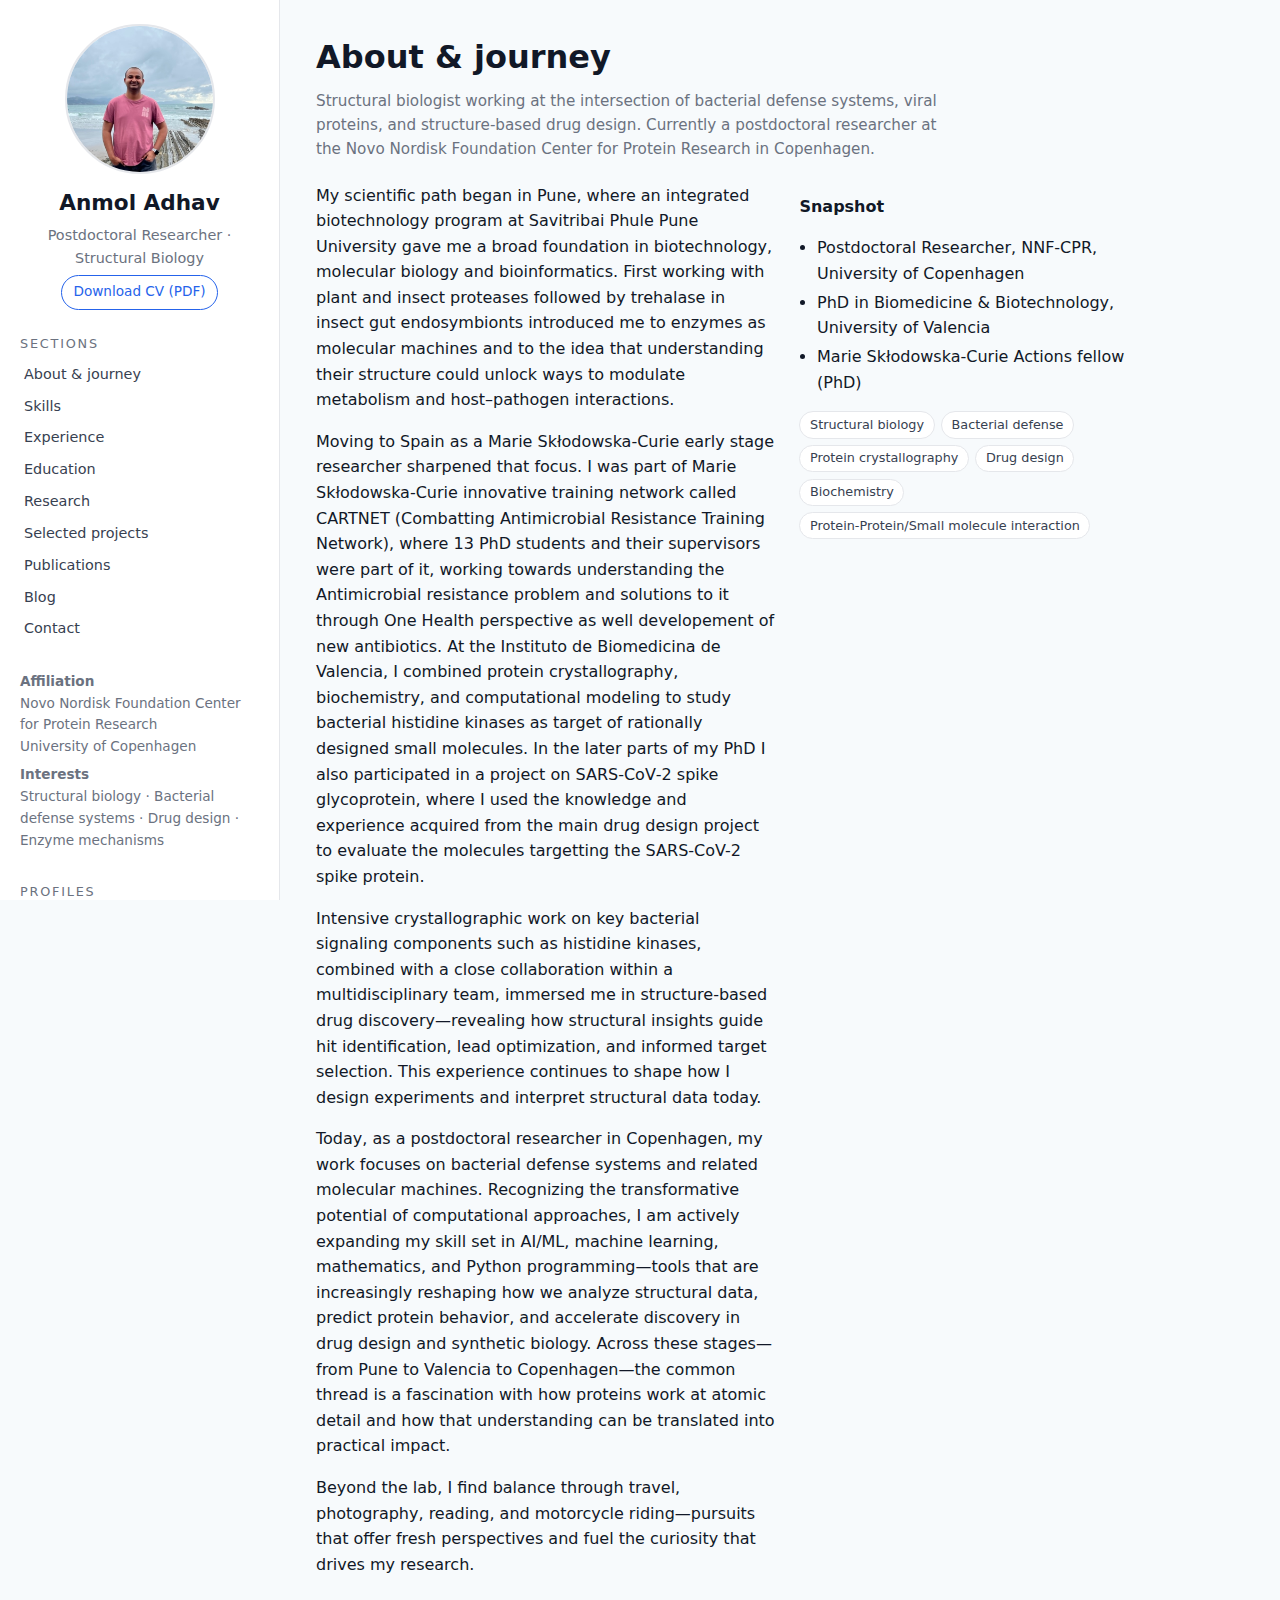
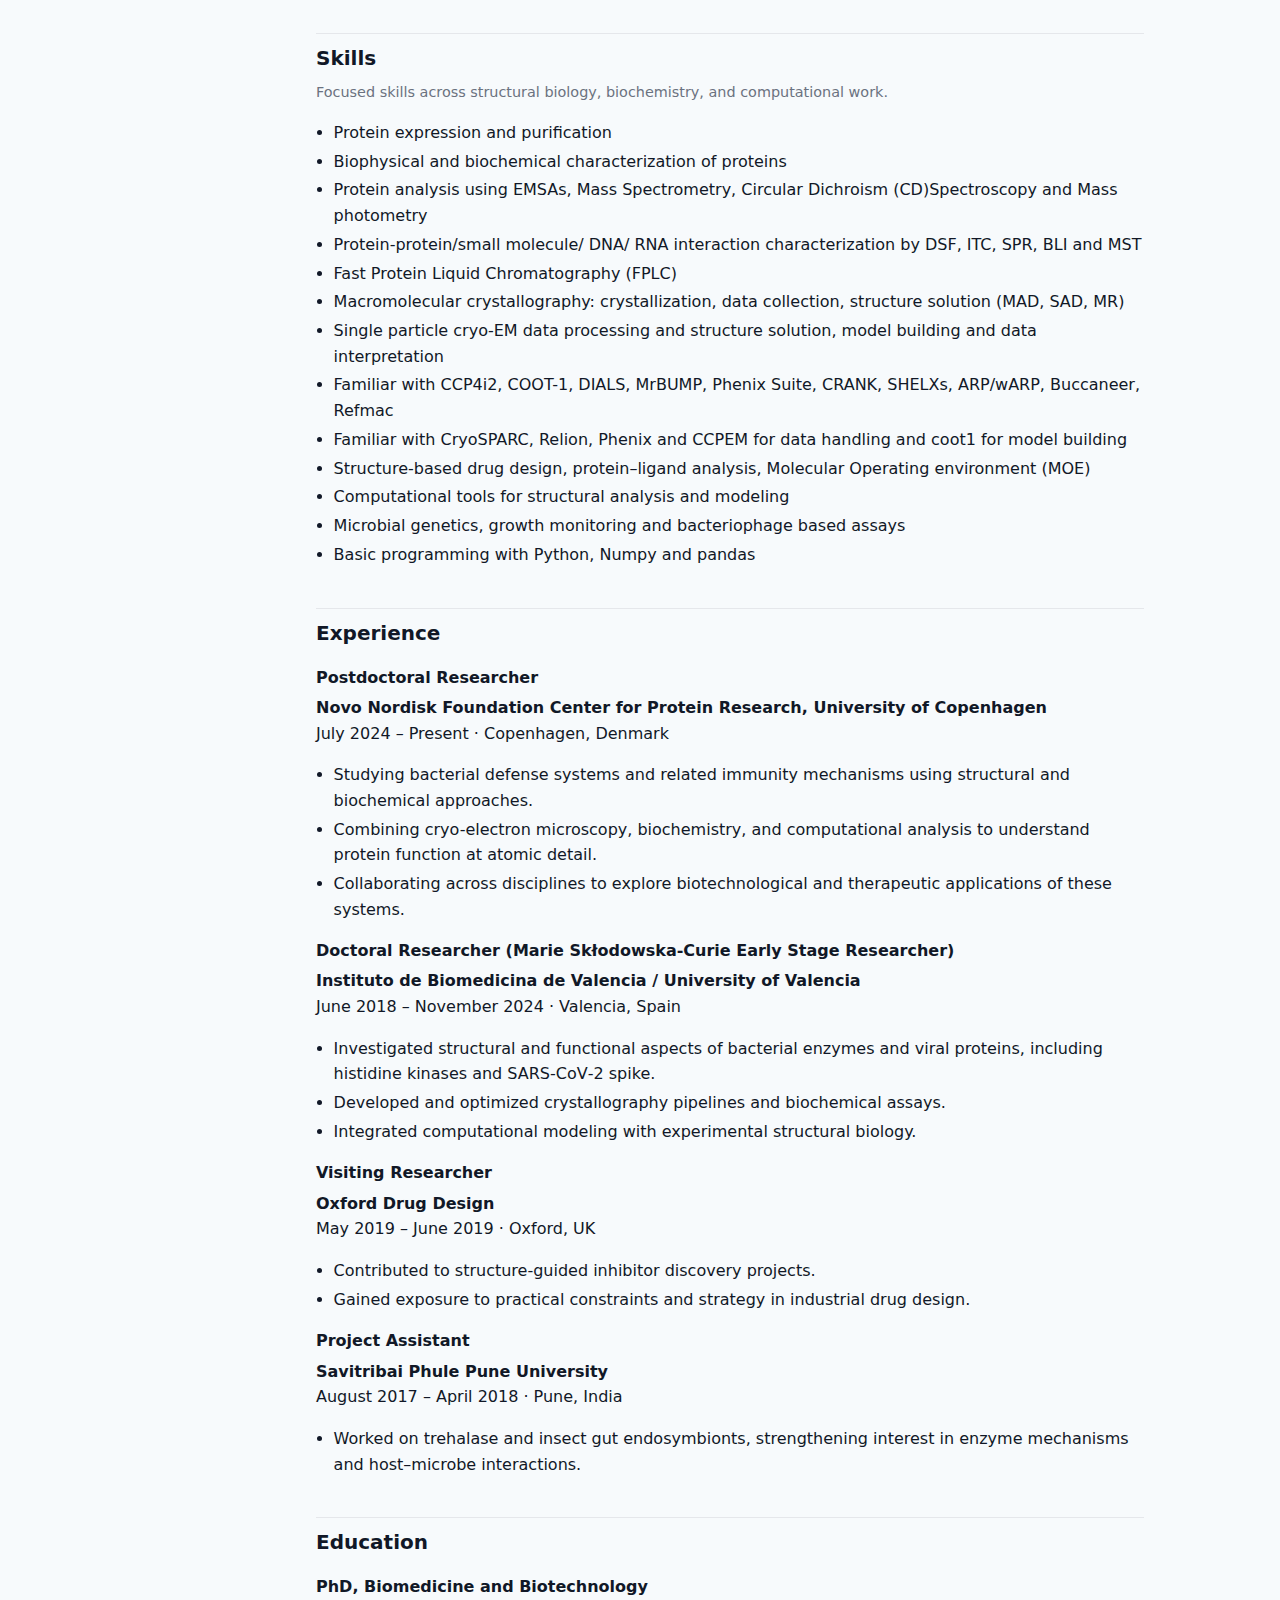
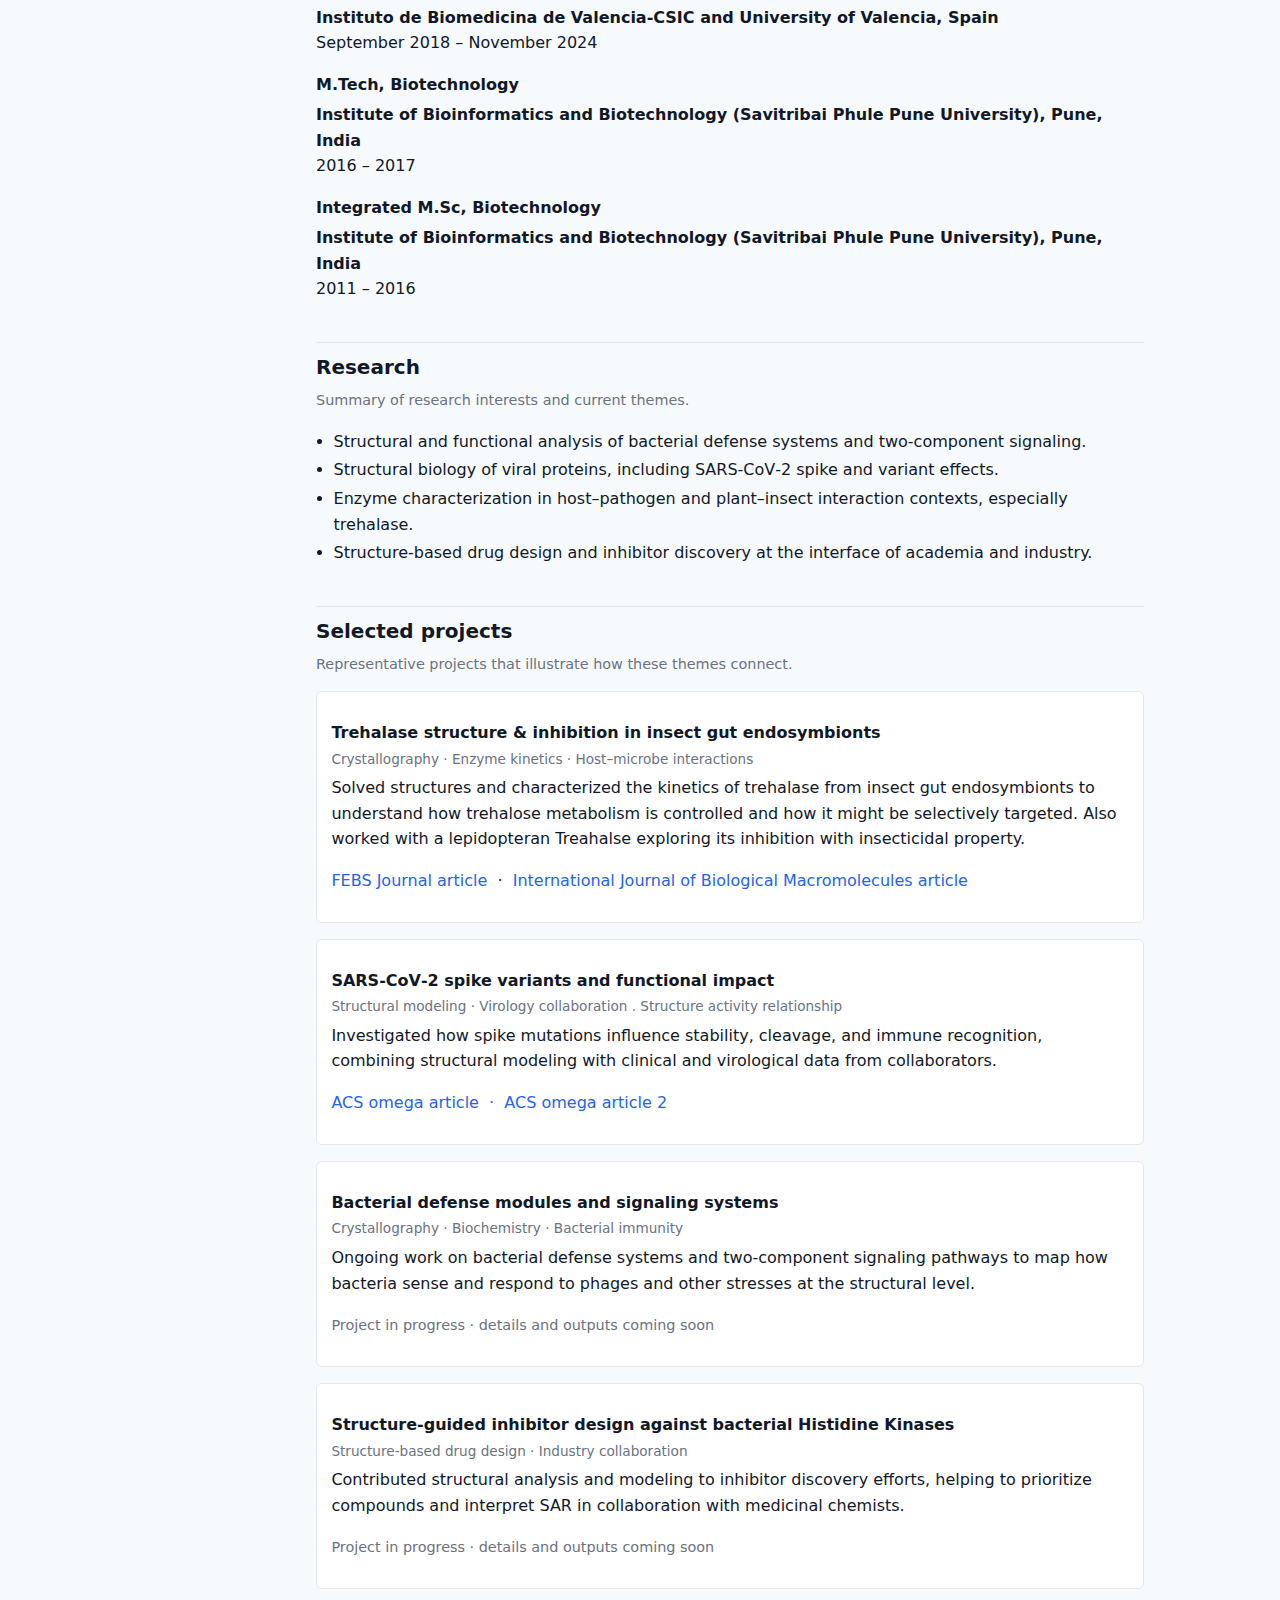
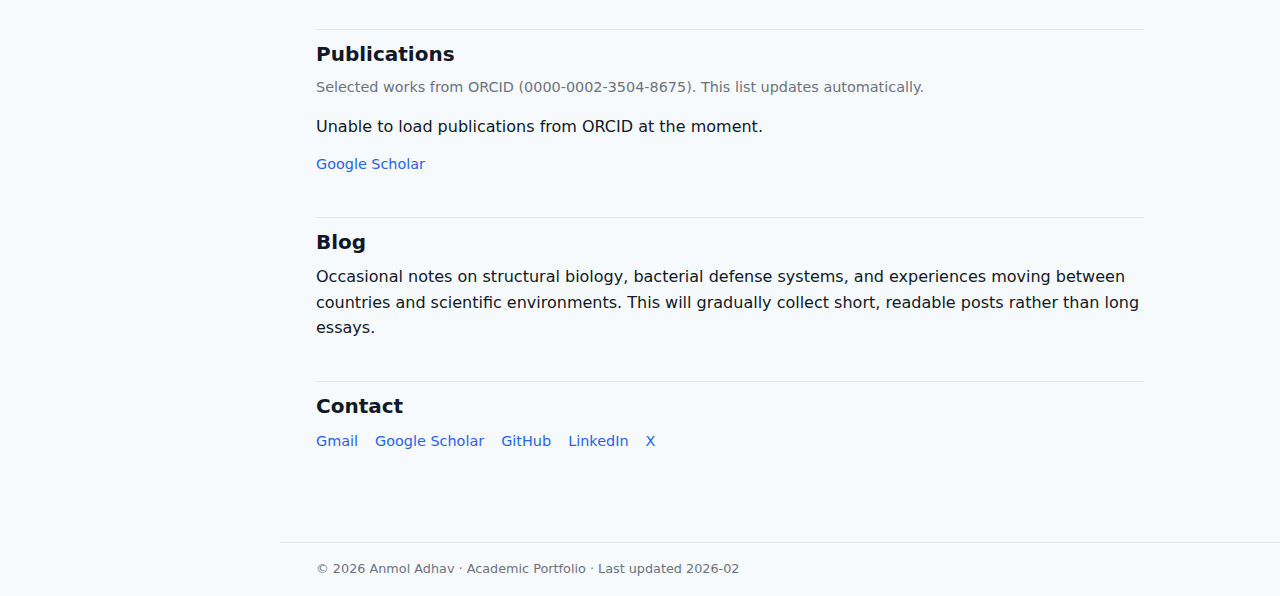
<file: index.html>
<!DOCTYPE html>
<html lang="en">
<head>
  <meta name="google-site-verification" content="rnD1SFEzxpM2HeiTL6Zk4jMsD2h5FuvsLVuhpJUiJao" />
  <meta charset="UTF-8">
  <title>Anmol Adhav | PhD </title>
  <link type="image/png" sizes="96x96" rel="icon" href="assets/icons8-scientist-man-skin-type-4-96.png">
  <meta name="viewport" content="width=device-width, initial-scale=1">
  <meta name="description" content="Academic portfolio of Anmol Adhav, structural biologist focused on bacterial defense systems, drug design, and enzyme characterization.">
  <style>
    :root {
      --bg: #f7fafc;
      --bg-sidebar: #ffffff;
      --text-main: #111827;
      --text-muted: #6b7280;
      --border: #e5e7eb;
      --accent: #2563eb;
      --accent-soft: rgba(37,99,235,0.06);
    }

    * { box-sizing: border-box; }

    body {
      margin: 0;
      font-family: system-ui, -apple-system, BlinkMacSystemFont, "Segoe UI", sans-serif;
      background: var(--bg);
      color: var(--text-main);
      line-height: 1.6;
    }

    a {
      color: var(--accent);
      text-decoration: none;
    }
    a:hover {
      text-decoration: underline;
    }

    .layout {
      display: grid;
      grid-template-columns: 280px minmax(0, 1fr);
      min-height: 100vh;
    }

    aside {
      background: var(--bg-sidebar);
      border-right: 1px solid var(--border);
      padding: 1.5rem 1.25rem;
      display: flex;
      flex-direction: column;
      gap: 1.5rem;
      position: sticky;
      top: 0;
      align-self: flex-start;
      max-height: 100vh;
      overflow-y: auto;
    }

    .profile-block {
      text-align: center;
    }

    .profile-photo-wrapper {
      width: 150px;
      height: 150px;
      margin: 0 auto 0.75rem;
      border-radius: 50%;
      overflow: hidden;
      border: 2px solid var(--border);
      background: #e5e7eb;
    }

    .profile-photo-wrapper img {
      width: 100%;
      height: 100%;
      object-fit: cover;
      display: block;
    }

    .name {
      font-size: 1.35rem;
      font-weight: 600;
      margin-bottom: 0.2rem;
    }

    .role {
      font-size: 0.9rem;
      color: var(--text-muted);
    }

    .nav-section-title {
      font-size: 0.8rem;
      text-transform: uppercase;
      letter-spacing: 0.14em;
      color: var(--text-muted);
      margin-bottom: 0.4rem;
    }

    nav ul {
      list-style: none;
      padding-left: 0;
      margin: 0;
      font-size: 0.9rem;
    }
    nav li {
      margin-bottom: 0.25rem;
    }
    nav a {
      color: #374151;
      padding: 0.15rem 0.25rem;
      border-radius: 4px;
      display: inline-block;
    }
    nav a:hover {
      color: var(--accent);
      text-decoration: none;
      background: var(--accent-soft);
    }

    .side-meta {
      font-size: 0.85rem;
      color: var(--text-muted);
    }

    .side-meta p {
      margin: 0 0 0.4rem;
    }

    .side-links a {
      display: block;
      font-size: 0.85rem;
      margin-bottom: 0.25rem;
    }

    .cv-link {
      display: inline-flex;
      align-items: center;
      justify-content: center;
      padding: 0.35rem 0.7rem;
      border-radius: 999px;
      border: 1px solid var(--accent);
      color: var(--accent);
      font-size: 0.85rem;
      margin-top: 0.3rem;
    }
    .cv-link:hover {
      background: var(--accent-soft);
      text-decoration: none;
    }

    main {
      padding: 2rem 2.25rem 3rem;
      max-width: 900px;
    }

    section {
      margin-bottom: 2.5rem;
    }

    h1, h2, h3 {
      font-weight: 600;
      color: var(--text-main);
    }

    h1 {
      font-size: 2rem;
      margin: 0 0 0.35rem;
    }

    .subtitle {
      font-size: 0.95rem;
      color: var(--text-muted);
      margin-bottom: 1rem;
      max-width: 40rem;
    }

    h2 {
      font-size: 1.25rem;
      margin: 0 0 0.4rem;
      padding-top: 0.5rem;
      border-top: 1px solid var(--border);
    }

    h3 {
      font-size: 1rem;
      margin-bottom: 0.2rem;
    }

    p {
      margin-top: 0.3rem;
    }

    ul {
      padding-left: 1.1rem;
    }
    li {
      margin-bottom: 0.2rem;
    }

    .muted {
      color: var(--text-muted);
      font-size: 0.9rem;
    }

    .two-col {
      display: grid;
      grid-template-columns: minmax(0, 1.6fr) minmax(0, 1.2fr);
      gap: 1.5rem;
      align-items: flex-start;
      margin-top: 0.5rem;
    }

    .pill-row {
      display: flex;
      flex-wrap: wrap;
      gap: 0.4rem;
      margin-top: 0.5rem;
      font-size: 0.8rem;
    }

    .pill {
      border: 1px solid var(--border);
      border-radius: 999px;
      padding: 0.15rem 0.6rem;
      background: #ffffff;
      color: #374151;
    }

    .project-list {
      display: grid;
      grid-template-columns: minmax(0, 1fr);
      gap: 1rem;
      margin-top: 0.6rem;
    }

    .project {
      border: 1px solid var(--border);
      border-radius: 6px;
      padding: 0.75rem 0.9rem;
      background: #ffffff;
    }

    .project-meta {
      font-size: 0.85rem;
      color: var(--text-muted);
      margin-bottom: 0.25rem;
    }

    .inline-links a {
      margin-right: 0.75rem;
      font-size: 0.9rem;
    }

    #orcid-publications ul {
      list-style: none;
      padding-left: 0;
    }
    #orcid-publications li {
      margin-bottom: 0.4rem;
      font-size: 0.9rem;
    }

    footer {
      border-top: 1px solid var(--border);
      padding: 1rem 2.25rem;
      font-size: 0.8rem;
      color: var(--text-muted);
    }

    @media (max-width: 900px) {
      .layout {
        grid-template-columns: minmax(0, 1fr);
      }
      aside {
        position: static;
        max-height: none;
        border-right: none;
        border-bottom: 1px solid var(--border);
      }
      main {
        padding: 1.5rem 1.25rem 2.5rem;
      }
    }

    @media (max-width: 640px) {
      .two-col {
        grid-template-columns: minmax(0, 1fr);
      }
    }
  </style>
</head>
<body>
<div class="layout">
  <!-- LEFT SIDEBAR -->
  <aside>
    <div class="profile-block">
      <div class="profile-photo-wrapper">
        <!-- Update src if you move the file (e.g. img/profile.jpg) -->
        <img src="assets/profile.jpeg" alt="Profile photo of Anmol Adhav">
      </div>
      <div class="name">Anmol Adhav</div>
      <div class="role">Postdoctoral Researcher · Structural Biology</div>
      <a class="cv-link" href="files/Anmol_Adhav_CV.pdf" target="_blank" rel="noopener noreferrer">
        Download CV (PDF)
      </a>
    </div>

    <div>
      <div class="nav-section-title">Sections</div>
      <nav>
        <ul>
          <li><a href="#about">About &amp; journey</a></li>
          <li><a href="#skills">Skills</a></li>
          <li><a href="#experience">Experience</a></li>
          <li><a href="#education">Education</a></li>
          <li><a href="#research">Research</a></li>
          <li><a href="#projects">Selected projects</a></li>
          <li><a href="#publications">Publications</a></li>
          <li><a href="#blog">Blog</a></li>
          <li><a href="#contact">Contact</a></li>
        </ul>
      </nav>
    </div>

    <div class="side-meta">
      <p><strong>Affiliation</strong><br>
         Novo Nordisk Foundation Center for Protein Research<br>
         University of Copenhagen</p>
      <p><strong>Interests</strong><br>
         Structural biology · Bacterial defense systems · Drug design · Enzyme mechanisms</p>
    </div>

    <div class="side-links">
      <div class="nav-section-title">Profiles</div>
      <a href="mailto:anmolsadhav11@gmail.com">Gmail</a>
      <a href="https://scholar.google.com/citations?user=ubgH720AAAAJ&hl=en" target="_blank" rel="noopener noreferrer">Google Scholar</a>
      <a href="https://github.com/anmol-adhav" target="_blank" rel="noopener noreferrer">GitHub</a>
      <a href="https://www.linkedin.com/in/anmol-adhav-phd-25335582/" target="_blank" rel="noopener noreferrer">LinkedIn</a>
      <a href="https://twitter.com/anmoladhav" target="_blank" rel="noopener noreferrer">X</a>
    </div>
  </aside>

  <!-- MAIN CONTENT -->
  <div>
    <main>
      <!-- ABOUT / JOURNEY -->
      <section id="about">
        <h1>About &amp; journey</h1>
        <p class="subtitle">
          Structural biologist working at the intersection of bacterial defense systems, viral proteins, and
          structure‑based drug design. Currently a postdoctoral researcher at the Novo Nordisk Foundation Center
          for Protein Research in Copenhagen.
        </p>

        <div class="two-col">
          <div>
            <p>
              My scientific path began in Pune, where an integrated biotechnology program at Savitribai Phule Pune
              University gave me a broad foundation in biotechnology, molecular biology and bioinformatics. First working with plant and insect proteases followed by trehalase
              in insect gut endosymbionts introduced me to enzymes as molecular machines and to the idea that
              understanding their structure could unlock ways to modulate metabolism and host–pathogen interactions.
            </p>
            <p>
              Moving to Spain as a Marie Skłodowska‑Curie early stage researcher sharpened that focus. I was part of Marie Skłodowska‑Curie innovative training network called CARTNET (Combatting Antimicrobial Resistance Training Network), where 13 PhD students and their supervisors were part of it, working towards understanding the Antimicrobial resistance problem and solutions to it through One Health perspective as well developement of new antibiotics.
              At the
              Instituto de Biomedicina de Valencia, I combined protein
              crystallography, biochemistry, and computational modeling to study bacterial histidine kinases as target of rationally designed small molecules.
              In the later parts of my PhD I also participated in a project on SARS‑CoV‑2 spike glycoprotein, where I used the knowledge and experience acquired from the main drug design project to evaluate the molecules targetting the SARS-CoV-2 spike protein.
            </p>
            <p>
              Intensive crystallographic work on key bacterial signaling components such as histidine kinases, combined with a close collaboration within a multidisciplinary team, immersed me in structure‑based drug discovery—revealing how structural insights guide hit identification, lead optimization, and informed target selection. This experience continues to shape how I design experiments and interpret structural data today.


            </p>
            <p>
              Today, as a postdoctoral researcher in Copenhagen, my work focuses on bacterial defense systems and 
              related molecular machines. Recognizing the transformative potential of computational approaches, I 
              am actively expanding my skill set in AI/ML, machine learning, mathematics, and Python programming—tools 
              that are increasingly reshaping how we analyze structural data, predict protein behavior, and accelerate 
              discovery in drug design and synthetic biology. Across these stages—from Pune to Valencia to Copenhagen—the 
              common thread is a fascination with how proteins work at atomic detail and how that understanding can be translated into practical impact.
              <p>
                Beyond the lab, I find balance through travel, photography, reading, and motorcycle riding—pursuits that 
                offer fresh perspectives and fuel the curiosity that drives my research.
              </p>
            </p>
          </div>
          <div>
            <h3>Snapshot</h3>
            <ul>
              <li>Postdoctoral Researcher, NNF‑CPR, University of Copenhagen</li>
              <li>PhD in Biomedicine &amp; Biotechnology, University of Valencia</li>
              <li>Marie Skłodowska‑Curie Actions fellow (PhD)</li>
            </ul>
            <div class="pill-row">
              <span class="pill">Structural biology</span>
              <span class="pill">Bacterial defense</span>
              <span class="pill">Protein crystallography</span>
              <span class="pill">Drug design</span>
              <span class="pill">Biochemistry</span>
              <span class="pill">Protein-Protein/Small molecule interaction</span>
            </div>
          </div>
        </div>
      </section>

      <!-- SKILLS -->
      <section id="skills">
        <h2>Skills</h2>
        <p class="muted">Focused skills across structural biology, biochemistry, and computational work.</p>
        <ul>
          <li>Protein expression and purification</li>
          <li>Biophysical and biochemical characterization of proteins</li>
          <li>Protein analysis using EMSAs, Mass Spectrometry, Circular Dichroism (CD)Spectroscopy and Mass photometry</li>
          <li>Protein-protein/small molecule/ DNA/ RNA interaction characterization by DSF, ITC, SPR, BLI and MST</li>
          <li>Fast Protein Liquid Chromatography (FPLC)</li>
          <li>Macromolecular crystallography: crystallization, data collection, structure solution (MAD, SAD, MR)</li>
          <li>Single particle cryo‑EM data processing and structure solution, model building and data interpretation</li>
          <li>Familiar with CCP4i2, COOT-1, DIALS, MrBUMP, Phenix Suite, CRANK, SHELXs, ARP/wARP, Buccaneer, Refmac</li>
          <li>Familiar with CryoSPARC, Relion, Phenix and CCPEM for data handling and coot1 for model building</li> 
          <li>Structure‑based drug design, protein–ligand analysis, Molecular Operating environment (MOE)</li>
          <li>Computational tools for structural analysis and modeling</li>
          <li>Microbial genetics, growth monitoring and bacteriophage based assays</li>
          <li>Basic programming with Python, Numpy and pandas</li>
        </ul>
      </section>

      <!-- EXPERIENCE -->
      <section id="experience">
        <h2>Experience</h2>

        <h3>Postdoctoral Researcher</h3>
        <p><strong>Novo Nordisk Foundation Center for Protein Research, University of Copenhagen</strong><br>
           July 2024 – Present · Copenhagen, Denmark
        </p>
        <ul>
          <li>Studying bacterial defense systems and related immunity mechanisms using structural and biochemical approaches.</li>
          <li>Combining cryo-electron microscopy, biochemistry, and computational analysis to understand protein function at atomic detail.</li>
          <li>Collaborating across disciplines to explore biotechnological and therapeutic applications of these systems.</li>
        </ul>

        <h3>Doctoral Researcher (Marie Skłodowska‑Curie Early Stage Researcher)</h3>
        <p><strong>Instituto de Biomedicina de Valencia / University of Valencia</strong><br>
           June 2018 – November 2024 · Valencia, Spain
        </p>
        <ul>
          <li>Investigated structural and functional aspects of bacterial enzymes and viral proteins, including histidine kinases and SARS‑CoV‑2 spike.</li>
          <li>Developed and optimized crystallography pipelines and biochemical assays.</li>
          <li>Integrated computational modeling with experimental structural biology.</li>
        </ul>

        <h3>Visiting Researcher</h3>
        <p><strong>Oxford Drug Design</strong><br>
           May 2019 – June 2019 · Oxford, UK
        </p>
        <ul>
          <li>Contributed to structure‑guided inhibitor discovery projects.</li>
          <li>Gained exposure to practical constraints and strategy in industrial drug design.</li>
        </ul>

        <h3>Project Assistant</h3>
        <p><strong>Savitribai Phule Pune University</strong><br>
           August 2017 – April 2018 · Pune, India
        </p>
        <ul>
          <li>Worked on trehalase and insect gut endosymbionts, strengthening interest in enzyme mechanisms and host–microbe interactions.</li>
        </ul>
      </section>

      <!-- EDUCATION -->
      <section id="education">
        <h2>Education</h2>
        <h3>PhD, Biomedicine and Biotechnology</h3>
        <p><strong>Instituto de Biomedicina de Valencia-CSIC and University of Valencia, Spain</strong><br>September 2018 – November 2024</p>

        <h3>M.Tech, Biotechnology</h3>
        <p><strong>Institute of Bioinformatics and Biotechnology (Savitribai Phule Pune University), Pune, India</strong><br>2016 – 2017</p>

        <h3>Integrated M.Sc, Biotechnology</h3>
        <p><strong>Institute of Bioinformatics and Biotechnology (Savitribai Phule Pune University), Pune, India</strong><br>2011 – 2016</p>
      </section>

      <!-- RESEARCH -->
      <section id="research">
        <h2>Research</h2>
        <p class="muted">Summary of research interests and current themes.</p>
        <ul>
          <li>Structural and functional analysis of bacterial defense systems and two‑component signaling.</li>
          <li>Structural biology of viral proteins, including SARS‑CoV‑2 spike and variant effects.</li>
          <li>Enzyme characterization in host–pathogen and plant–insect interaction contexts, especially trehalase.</li>
          <li>Structure‑based drug design and inhibitor discovery at the interface of academia and industry.</li>
        </ul>
      </section>

      <!-- SELECTED PROJECTS -->
      <section id="projects">
        <h2>Selected projects</h2>
        <p class="muted">Representative projects that illustrate how these themes connect.</p>
        <div class="project-list">
          <article class="project">
            <h3>Trehalase structure &amp; inhibition in insect gut endosymbionts</h3>
            <div class="project-meta">Crystallography · Enzyme kinetics · Host–microbe interactions</div>
            <p>
              Solved structures and characterized the kinetics of trehalase from insect gut endosymbionts to
              understand how trehalose metabolism is controlled and how it might be selectively targeted. Also worked with a lepidopteran Treahalse exploring its inhibition with insecticidal property.
            </p>
            <p>
              <a href="https://febs.onlinelibrary.wiley.com/doi/pdf/10.1111/febs.14760" target="_blank" rel="noopener noreferrer">
                FEBS Journal article
              </a>
              &nbsp;·&nbsp;
              <a href="https://www.sciencedirect.com/science/article/pii/S0141813017344628" target="_blank" rel="noopener noreferrer">
                International Journal of Biological Macromolecules article
              </a>
            </p>
          </article>

          <article class="project">
            <h3>SARS‑CoV‑2 spike variants and functional impact</h3>
            <div class="project-meta">Structural modeling · Virology collaboration . Structure activity relationship</div>
            <p>
              Investigated how spike mutations influence stability, cleavage, and immune recognition, combining
              structural modeling with clinical and virological data from collaborators.
            </p>
            <p>
              <a href="https://pubs.acs.org/doi/full/10.1021/acsomega.5c05175" target="_blank" rel="noopener noreferrer">
                ACS omega article
                 &nbsp;·&nbsp;
              <a href="https://doi.org/10.1021/acsomega.5c10442" target="_blank" rel="noopener noreferrer">
                ACS omega article 2
              </a>
            </p>
          </article>

          <article class="project">
            <h3>Bacterial defense modules and signaling systems</h3>
            <div class="project-meta">Crystallography · Biochemistry · Bacterial immunity</div>
            <p>
              Ongoing work on bacterial defense systems and two‑component signaling pathways to map how bacteria
              sense and respond to phages and other stresses at the structural level.
            </p>
            <p>
              <span class="muted">Project in progress · details and outputs coming soon</span>
            </p>
          </article>

          <article class="project">
            <h3>Structure‑guided inhibitor design against bacterial Histidine Kinases</h3>
            <div class="project-meta">Structure‑based drug design · Industry collaboration</div>
            <p>
              Contributed structural analysis and modeling to inhibitor discovery efforts, helping to prioritize
              compounds and interpret SAR in collaboration with medicinal chemists.
            </p>
            <p>
              <span class="muted">Project in progress · details and outputs coming soon </span>
            </p>
          </article>
        </div>
      </section>

      <!-- PUBLICATIONS (ORCID) -->
      <section id="publications">
        <h2>Publications</h2>
        <p class="muted">
          Selected works from ORCID (0000‑0002‑3504‑8675). This list updates automatically.
        </p>
        <div id="orcid-publications">
          Loading publications from ORCID...
        </div>
        <p class="inline-links" style="margin-top:0.75rem;">
          <a href="https://scholar.google.com/citations?user=ubgH720AAAAJ&hl=en" target="_blank" rel="noopener noreferrer">Google Scholar</a>
        </p>
      </section>

      <!-- BLOG -->
      <section id="blog">
        <h2>Blog</h2>
        <p>
          Occasional notes on structural biology, bacterial defense systems, and experiences moving between countries
          and scientific environments. This will gradually collect short, readable posts rather than long essays.
        </p>
      </section>

      <!-- CONTACT -->
      <section id="contact">
        <h2>Contact</h2>
        <p class="inline-links">
          <a href="mailto:anmolsadhav11@gmail.com">Gmail</a>
          <a href="https://scholar.google.com/citations?user=ubgH720AAAAJ&hl=en" target="_blank" rel="noopener noreferrer">Google Scholar</a>
          <a href="https://github.com/anmol-adhav" target="_blank" rel="noopener noreferrer">GitHub</a>
          <a href="https://www.linkedin.com/in/anmol-adhav-phd-25335582/" target="_blank" rel="noopener noreferrer">LinkedIn</a>
          <a href="https://twitter.com/anmoladhav" target="_blank" rel="noopener noreferrer">X</a>
        </p>
      </section>
    </main>

    <footer>
      © 2026 Anmol Adhav · Academic Portfolio · Last updated 2026‑02
    </footer>
  </div>
</div>

<!-- ORCID publications loader -->
<script>
  // Simple ORCID public API integration
  // Uses JSON from the public API and renders a basic list of works.
  const orcidId = "0000-0002-3504-8675";
  const orcidEndpoint = `https://pub.orcid.org/v3.0/${orcidId}/works`;

  function renderOrcidWorks(works) {
    if (!Array.isArray(works) || works.length === 0) {
      document.getElementById("orcid-publications").textContent =
        "No works found on ORCID or unable to display them.";
      return;
    }

    // Sort by publication date (if present) descending
    works.sort((a, b) => {
      const da = a["publication-date"];
      const db = b["publication-date"];
      const ya = da && da.year ? parseInt(da.year.value, 10) : 0;
      const yb = db && db.year ? parseInt(db.year.value, 10) : 0;
      return yb - ya;
    });

    // Limit to ~10 for readability
    const slice = works.slice(0, 10);
    const ul = document.createElement("ul");

    slice.forEach(w => {
      const title = w.title && w.title.title && w.title.title.value
        ? w.title.title.value
        : "Untitled work";
      const journal = w["journal-title"] && w["journal-title"].value
        ? w["journal-title"].value
        : "";
      const year = w["publication-date"] && w["publication-date"].year
        ? w["publication-date"].year.value
        : "";
      let url = "";

      if (Array.isArray(w["external-ids"] && w["external-ids"]["external-id"])) {
        const doiId = w["external-ids"]["external-id"].find(e => e["external-id-type"] === "doi");
        if (doiId && doiId["external-id-value"]) {
          url = "https://doi.org/" + doiId["external-id-value"];
        }
      }

      const li = document.createElement("li");
      const text = document.createElement("span");

      if (url) {
        const link = document.createElement("a");
        link.href = url;
        link.target = "_blank";
        link.rel = "noopener noreferrer";
        link.textContent = title;
        li.appendChild(link);
      } else {
        text.textContent = title;
        li.appendChild(text);
      }

      const meta = [];
      if (journal) meta.push(journal);
      if (year) meta.push(year);
      if (meta.length) {
        const metaSpan = document.createElement("span");
        metaSpan.className = "muted";
        metaSpan.style.display = "block";
        metaSpan.textContent = meta.join(" · ");
        li.appendChild(metaSpan);
      }

      ul.appendChild(li);
    });

    const container = document.getElementById("orcid-publications");
    container.innerHTML = "";
    container.appendChild(ul);
  }

  fetch(orcidEndpoint, {
    headers: { Accept: "application/json" }
  })
    .then(r => r.ok ? r.json() : Promise.reject())
    .then(json => {
      const works = (json && json.group)
        ? json.group.map(g => g["work-summary"][0])
        : [];
      renderOrcidWorks(works);
    })
    .catch(() => {
      document.getElementById("orcid-publications").textContent =
        "Unable to load publications from ORCID at the moment.";
    });
</script>
</body>
</html>
</file>
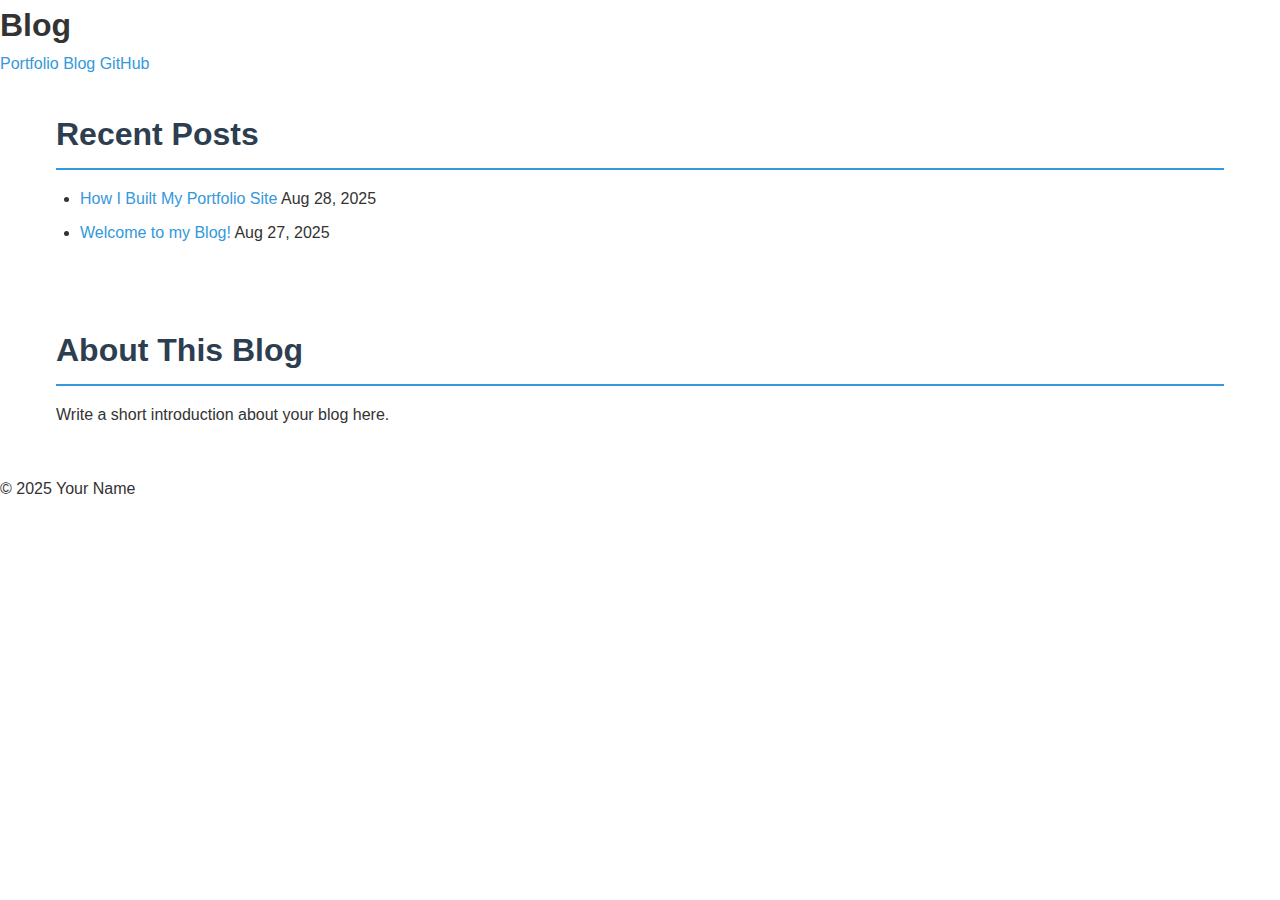
<file: blog.html>
<!DOCTYPE html>
<html lang="en">
<head>
  <meta charset="UTF-8" />
  <meta name="viewport" content="width=device-width, initial-scale=1.0"/>
  <title>Your Name – Blog</title>
  <link rel="stylesheet" href="css/styles.css"/>
  <link rel="icon" href="assets/favicon.ico" />
</head>
<body>
  <header>
    <div class="container">
      <h1>Blog</h1>
      <nav>
        <a href="index.html">Portfolio</a>
        <a href="blog.html">Blog</a>
        <a href="https://github.com/yourusername" target="_blank">GitHub</a>
      </nav>
    </div>
  </header>
  <main class="container">
    <section>
      <h2>Recent Posts</h2>
      <ul class="blog-list">
        <li>
          <a href="#">How I Built My Portfolio Site</a>
          <span class="post-date">Aug 28, 2025</span>
        </li>
        <li>
          <a href="#">Welcome to my Blog!</a>
          <span class="post-date">Aug 27, 2025</span>
        </li>
        <!-- Add more blog posts as needed -->
      </ul>
    </section>
    <section>
      <h2>About This Blog</h2>
      <p>Write a short introduction about your blog here.</p>
    </section>
  </main>
  <footer>
    <div class="container">
      &copy; 2025 Your Name
    </div>
  </footer>
</body>
</html>
</file>
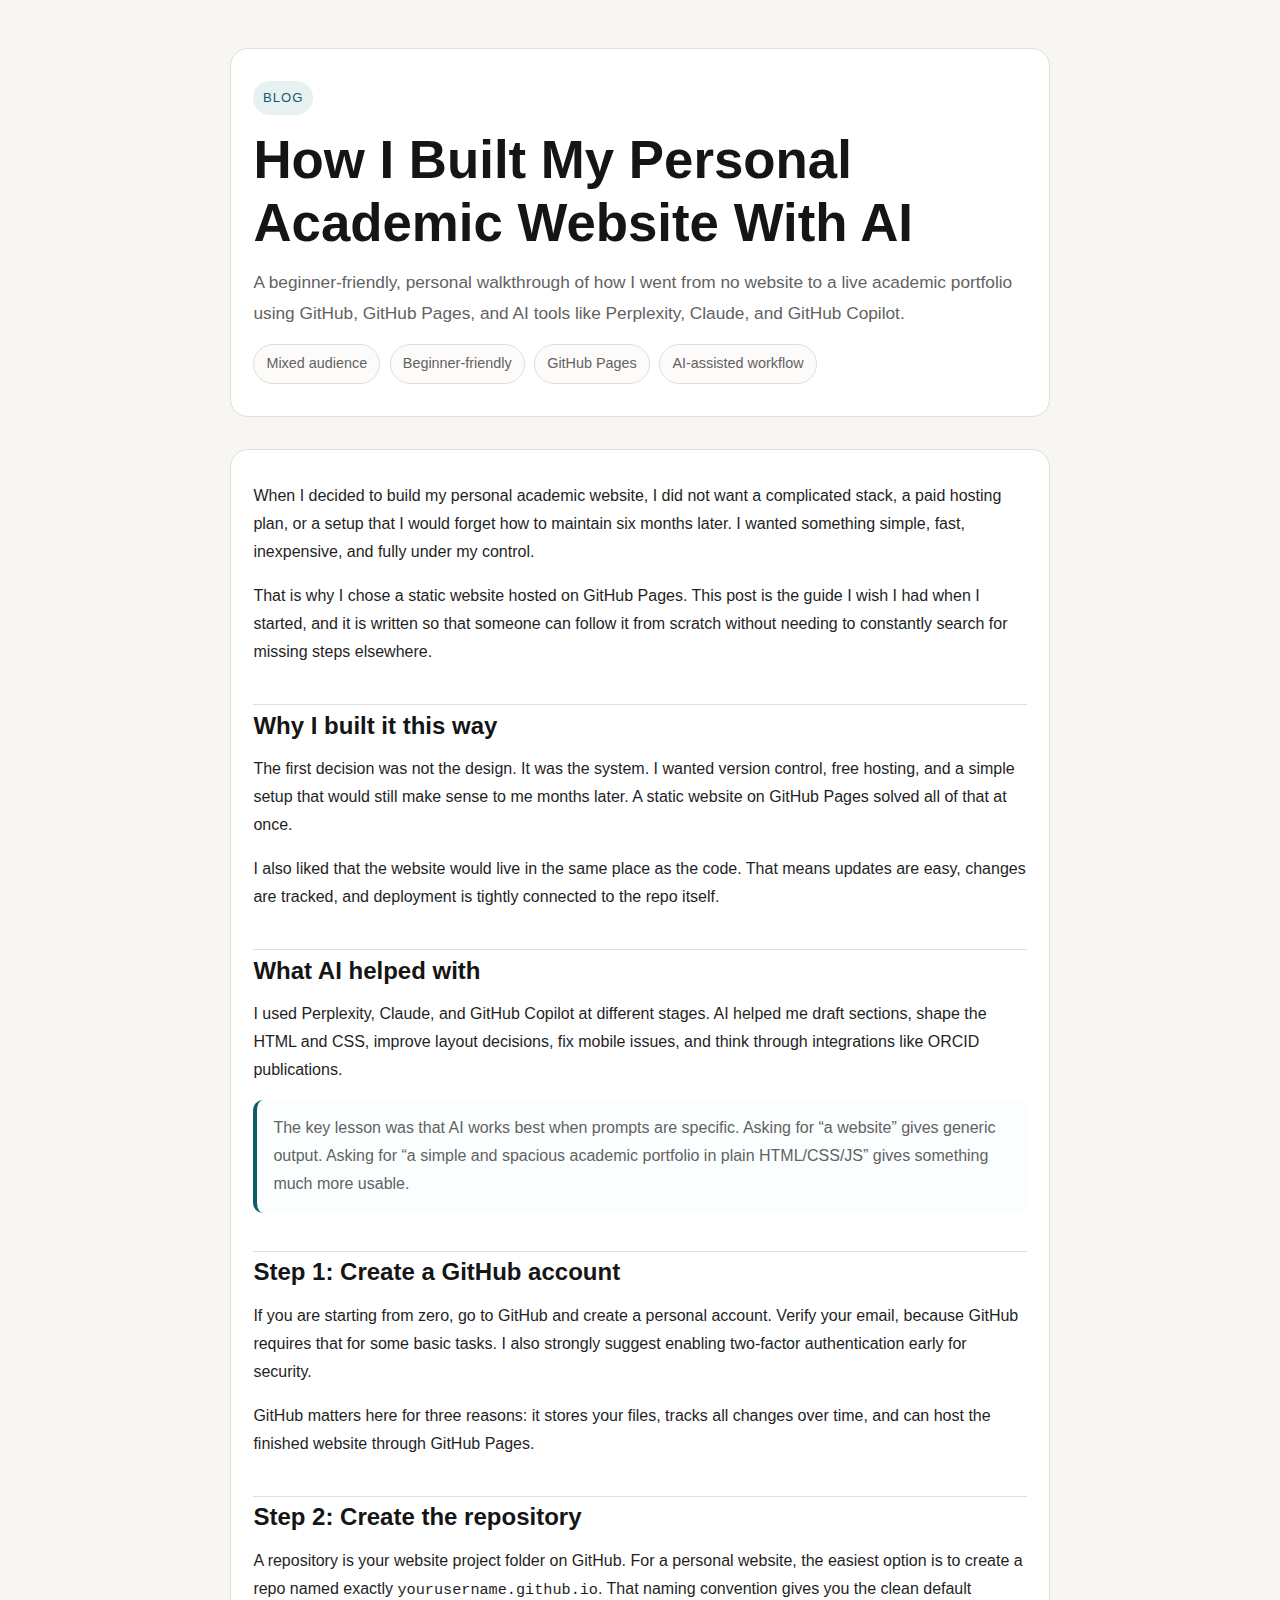
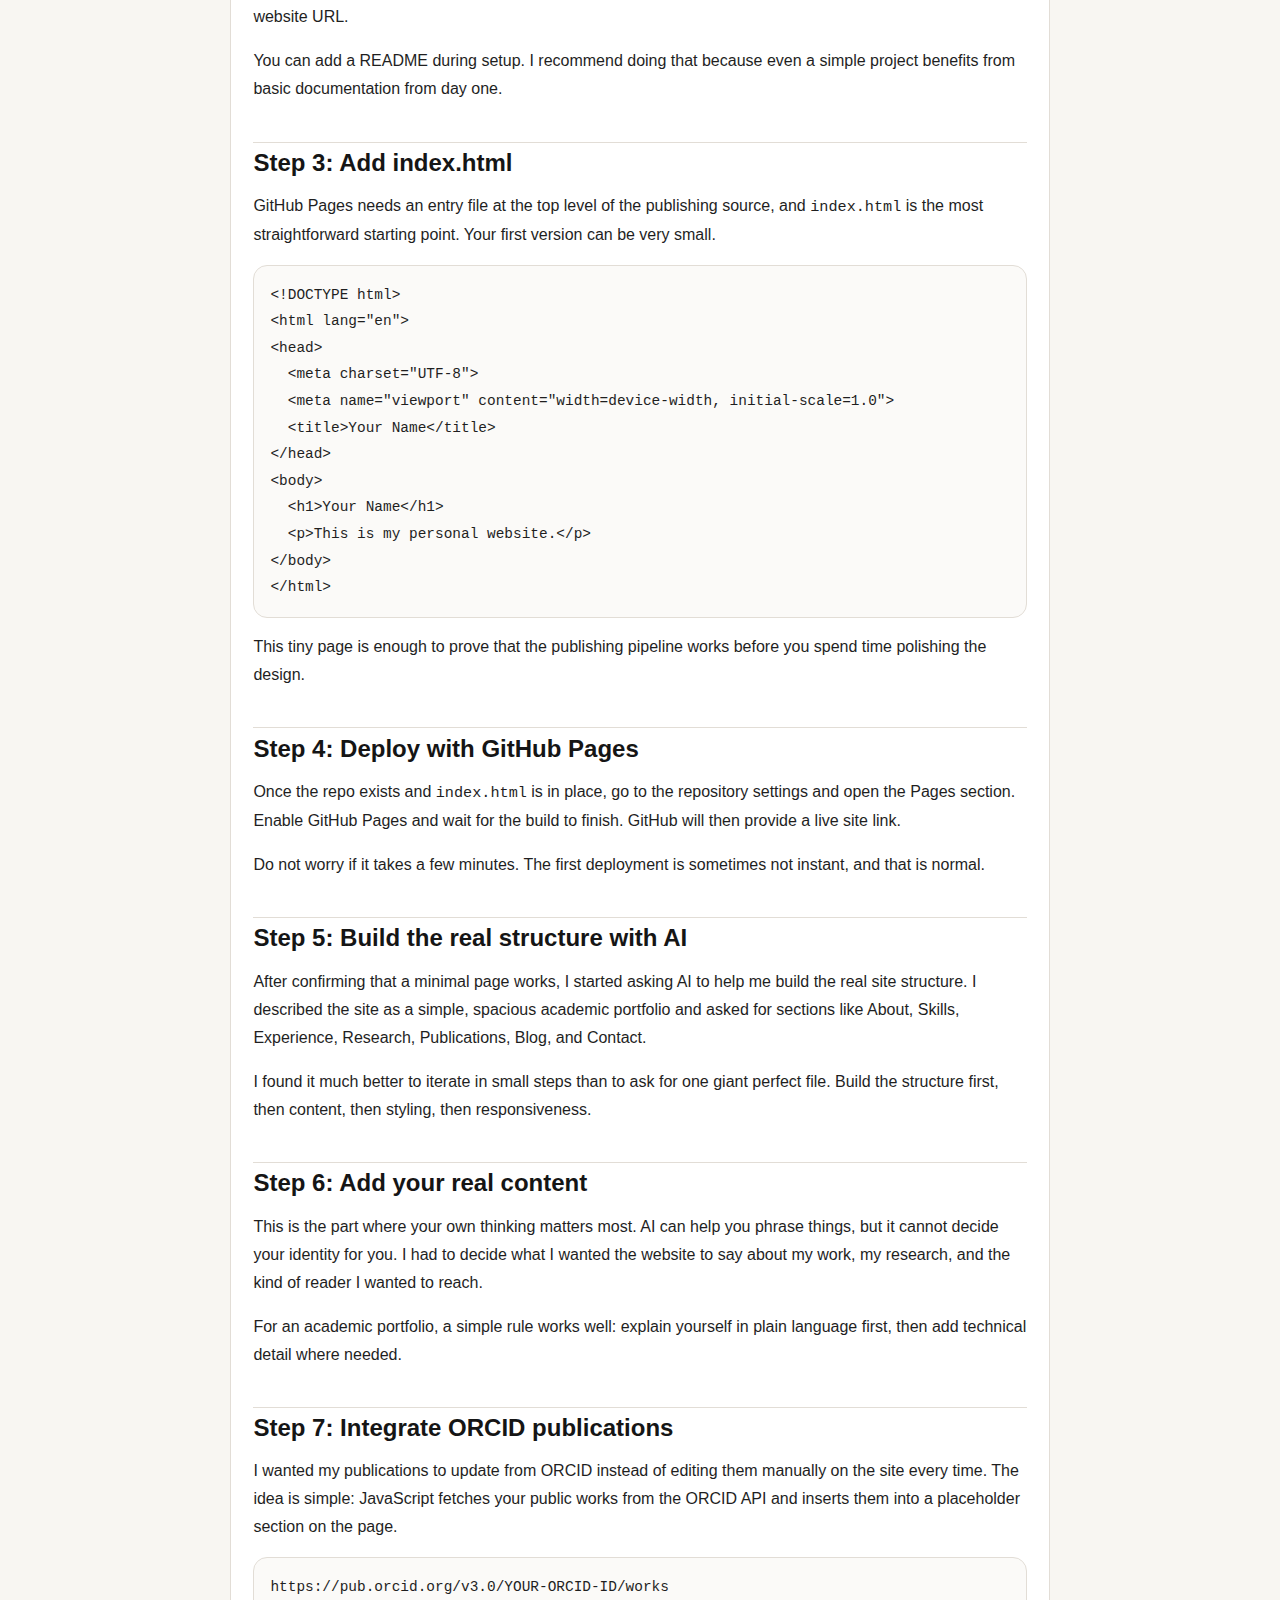
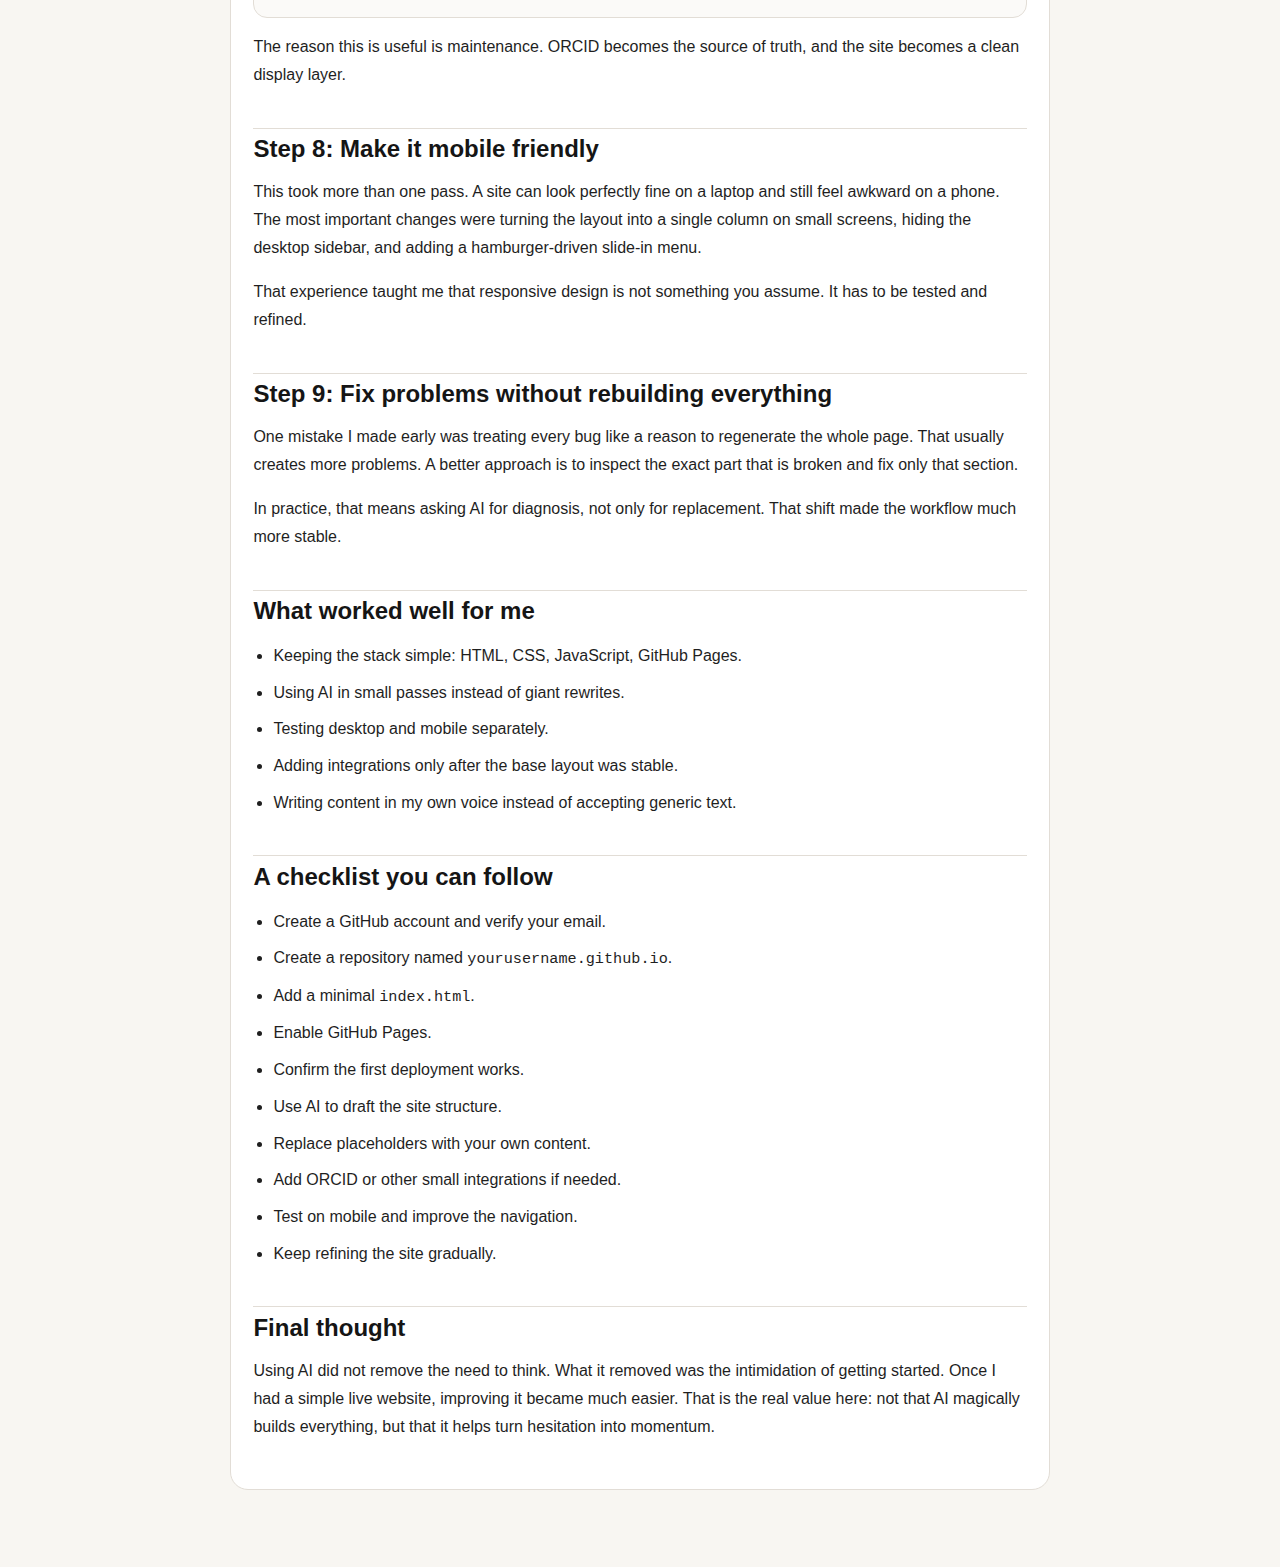
<file: building-my-website-with-ai.html>
<!DOCTYPE html>
<html lang="en">
<head>
  <meta charset="UTF-8">
  <meta name="viewport" content="width=device-width, initial-scale=1.0">
  <title>How I Built My Personal Academic Website With AI</title>
  <style>
    :root {
      --bg: #f8f6f2;
      --surface: #ffffff;
      --text: #1f1f1f;
      --muted: #626262;
      --border: #e2ddd6;
      --accent: #0f5c66;
      --accent-soft: #e7f1f2;
      --max: 860px;
    }
    * { box-sizing: border-box; }
    html { scroll-behavior: smooth; }
    body {
      margin: 0;
      font-family: -apple-system, BlinkMacSystemFont, "Segoe UI", Roboto, Helvetica, Arial, sans-serif;
      background: var(--bg);
      color: var(--text);
      line-height: 1.75;
    }
    .wrap {
      max-width: var(--max);
      margin: 0 auto;
      padding: 3rem 1.25rem 5rem;
    }
    .hero {
      background: var(--surface);
      border: 1px solid var(--border);
      border-radius: 18px;
      padding: 2rem 1.4rem;
      margin-bottom: 2rem;
    }
    .eyebrow {
      display: inline-block;
      font-size: 0.82rem;
      letter-spacing: 0.08em;
      text-transform: uppercase;
      color: var(--accent);
      background: var(--accent-soft);
      padding: 0.35rem 0.6rem;
      border-radius: 999px;
      margin-bottom: 0.8rem;
    }
    h1, h2, h3 { line-height: 1.2; color: #151515; }
    h1 { font-size: clamp(2rem, 5vw, 3.3rem); margin: 0 0 0.8rem; }
    h2 {
      font-size: 1.5rem;
      margin-top: 2.4rem;
      margin-bottom: 0.9rem;
      padding-top: 0.4rem;
      border-top: 1px solid var(--border);
    }
    h3 { font-size: 1.08rem; margin-top: 1.5rem; margin-bottom: 0.4rem; }
    p { margin: 0 0 1rem; color: var(--text); }
    .lead { font-size: 1.08rem; color: var(--muted); }
    .meta {
      display: flex;
      flex-wrap: wrap;
      gap: 0.6rem;
      margin-top: 1rem;
    }
    .pill {
      border: 1px solid var(--border);
      background: #fcfbf9;
      border-radius: 999px;
      padding: 0.4rem 0.75rem;
      font-size: 0.9rem;
      color: var(--muted);
    }
    .content {
      background: var(--surface);
      border: 1px solid var(--border);
      border-radius: 18px;
      padding: 2rem 1.4rem;
    }
    ul, ol { padding-left: 1.25rem; }
    li { margin-bottom: 0.55rem; }
    code, pre {
      font-family: ui-monospace, SFMono-Regular, Menlo, Consolas, monospace;
      font-size: 0.95em;
    }
    pre {
      background: #fbfaf8;
      border: 1px solid var(--border);
      padding: 1rem;
      overflow-x: auto;
      border-radius: 14px;
    }
    .note {
      border-left: 4px solid var(--accent);
      background: #fbfefe;
      padding: 0.9rem 1rem;
      border-radius: 10px;
      margin: 1rem 0;
      color: var(--muted);
    }
    a { color: var(--accent); text-decoration: none; }
    a:hover { text-decoration: underline; }
    @media (max-width: 640px) {
      .wrap { padding: 1.25rem 0.8rem 3rem; }
      .hero, .content { padding: 1.25rem 1rem; border-radius: 14px; }
      .lead { font-size: 1rem; }
    }
  </style>
</head>
<body>
  <div class="wrap">
    <section class="hero">
      <div class="eyebrow">Blog</div>
      <h1>How I Built My Personal Academic Website With AI</h1>
      <p class="lead">A beginner-friendly, personal walkthrough of how I went from no website to a live academic portfolio using GitHub, GitHub Pages, and AI tools like Perplexity, Claude, and GitHub Copilot.</p>
      <div class="meta">
        <span class="pill">Mixed audience</span>
        <span class="pill">Beginner-friendly</span>
        <span class="pill">GitHub Pages</span>
        <span class="pill">AI-assisted workflow</span>
      </div>
    </section>

    <article class="content">
      <p>When I decided to build my personal academic website, I did not want a complicated stack, a paid hosting plan, or a setup that I would forget how to maintain six months later. I wanted something simple, fast, inexpensive, and fully under my control.</p>
      <p>That is why I chose a static website hosted on GitHub Pages. This post is the guide I wish I had when I started, and it is written so that someone can follow it from scratch without needing to constantly search for missing steps elsewhere.</p>

      <h2>Why I built it this way</h2>
      <p>The first decision was not the design. It was the system. I wanted version control, free hosting, and a simple setup that would still make sense to me months later. A static website on GitHub Pages solved all of that at once.</p>
      <p>I also liked that the website would live in the same place as the code. That means updates are easy, changes are tracked, and deployment is tightly connected to the repo itself.</p>

      <h2>What AI helped with</h2>
      <p>I used Perplexity, Claude, and GitHub Copilot at different stages. AI helped me draft sections, shape the HTML and CSS, improve layout decisions, fix mobile issues, and think through integrations like ORCID publications.</p>
      <div class="note">The key lesson was that AI works best when prompts are specific. Asking for “a website” gives generic output. Asking for “a simple and spacious academic portfolio in plain HTML/CSS/JS” gives something much more usable.</div>

      <h2>Step 1: Create a GitHub account</h2>
      <p>If you are starting from zero, go to GitHub and create a personal account. Verify your email, because GitHub requires that for some basic tasks. I also strongly suggest enabling two-factor authentication early for security.</p>
      <p>GitHub matters here for three reasons: it stores your files, tracks all changes over time, and can host the finished website through GitHub Pages.</p>

      <h2>Step 2: Create the repository</h2>
      <p>A repository is your website project folder on GitHub. For a personal website, the easiest option is to create a repo named exactly <code>yourusername.github.io</code>. That naming convention gives you the clean default website URL.</p>
      <p>You can add a README during setup. I recommend doing that because even a simple project benefits from basic documentation from day one.</p>

      <h2>Step 3: Add index.html</h2>
      <p>GitHub Pages needs an entry file at the top level of the publishing source, and <code>index.html</code> is the most straightforward starting point. Your first version can be very small.</p>
      <pre><code>&lt;!DOCTYPE html&gt;
&lt;html lang="en"&gt;
&lt;head&gt;
  &lt;meta charset="UTF-8"&gt;
  &lt;meta name="viewport" content="width=device-width, initial-scale=1.0"&gt;
  &lt;title&gt;Your Name&lt;/title&gt;
&lt;/head&gt;
&lt;body&gt;
  &lt;h1&gt;Your Name&lt;/h1&gt;
  &lt;p&gt;This is my personal website.&lt;/p&gt;
&lt;/body&gt;
&lt;/html&gt;</code></pre>
      <p>This tiny page is enough to prove that the publishing pipeline works before you spend time polishing the design.</p>

      <h2>Step 4: Deploy with GitHub Pages</h2>
      <p>Once the repo exists and <code>index.html</code> is in place, go to the repository settings and open the Pages section. Enable GitHub Pages and wait for the build to finish. GitHub will then provide a live site link.</p>
      <p>Do not worry if it takes a few minutes. The first deployment is sometimes not instant, and that is normal.</p>

      <h2>Step 5: Build the real structure with AI</h2>
      <p>After confirming that a minimal page works, I started asking AI to help me build the real site structure. I described the site as a simple, spacious academic portfolio and asked for sections like About, Skills, Experience, Research, Publications, Blog, and Contact.</p>
      <p>I found it much better to iterate in small steps than to ask for one giant perfect file. Build the structure first, then content, then styling, then responsiveness.</p>

      <h2>Step 6: Add your real content</h2>
      <p>This is the part where your own thinking matters most. AI can help you phrase things, but it cannot decide your identity for you. I had to decide what I wanted the website to say about my work, my research, and the kind of reader I wanted to reach.</p>
      <p>For an academic portfolio, a simple rule works well: explain yourself in plain language first, then add technical detail where needed.</p>

      <h2>Step 7: Integrate ORCID publications</h2>
      <p>I wanted my publications to update from ORCID instead of editing them manually on the site every time. The idea is simple: JavaScript fetches your public works from the ORCID API and inserts them into a placeholder section on the page.</p>
      <pre><code>https://pub.orcid.org/v3.0/YOUR-ORCID-ID/works</code></pre>
      <p>The reason this is useful is maintenance. ORCID becomes the source of truth, and the site becomes a clean display layer.</p>

      <h2>Step 8: Make it mobile friendly</h2>
      <p>This took more than one pass. A site can look perfectly fine on a laptop and still feel awkward on a phone. The most important changes were turning the layout into a single column on small screens, hiding the desktop sidebar, and adding a hamburger-driven slide-in menu.</p>
      <p>That experience taught me that responsive design is not something you assume. It has to be tested and refined.</p>

      <h2>Step 9: Fix problems without rebuilding everything</h2>
      <p>One mistake I made early was treating every bug like a reason to regenerate the whole page. That usually creates more problems. A better approach is to inspect the exact part that is broken and fix only that section.</p>
      <p>In practice, that means asking AI for diagnosis, not only for replacement. That shift made the workflow much more stable.</p>

      <h2>What worked well for me</h2>
      <ul>
        <li>Keeping the stack simple: HTML, CSS, JavaScript, GitHub Pages.</li>
        <li>Using AI in small passes instead of giant rewrites.</li>
        <li>Testing desktop and mobile separately.</li>
        <li>Adding integrations only after the base layout was stable.</li>
        <li>Writing content in my own voice instead of accepting generic text.</li>
      </ul>

      <h2>A checklist you can follow</h2>
      <ul>
        <li>Create a GitHub account and verify your email.</li>
        <li>Create a repository named <code>yourusername.github.io</code>.</li>
        <li>Add a minimal <code>index.html</code>.</li>
        <li>Enable GitHub Pages.</li>
        <li>Confirm the first deployment works.</li>
        <li>Use AI to draft the site structure.</li>
        <li>Replace placeholders with your own content.</li>
        <li>Add ORCID or other small integrations if needed.</li>
        <li>Test on mobile and improve the navigation.</li>
        <li>Keep refining the site gradually.</li>
      </ul>

      <h2>Final thought</h2>
      <p>Using AI did not remove the need to think. What it removed was the intimidation of getting started. Once I had a simple live website, improving it became much easier. That is the real value here: not that AI magically builds everything, but that it helps turn hesitation into momentum.</p>
    </article>
  </div>
</body>
</html>
</file>
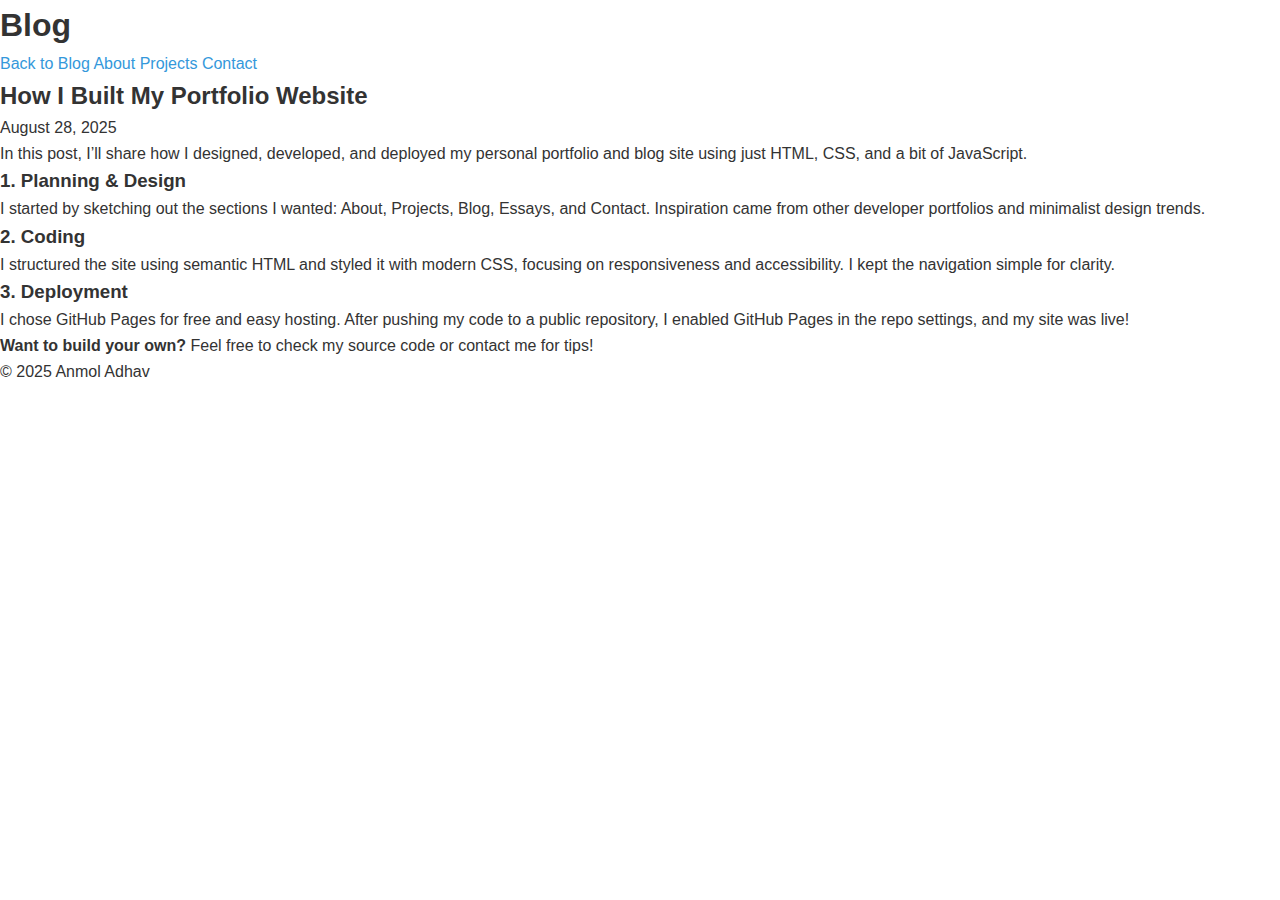
<file: how-i-built-my-portfolio_Version3.html>
<!DOCTYPE html>
<html lang="en">
<head>
  <meta charset="UTF-8" />
  <meta name="viewport" content="width=device-width, initial-scale=1.0"/>
  <title>How I Built My Portfolio Website – Anmol Adhav</title>
  <link rel="stylesheet" href="css/styles.css"/>
  <link rel="icon" href="assets/favicon.ico" />
</head>
<body>
  <header class="hero">
    <div class="container">
      <h1>Blog</h1>
      <nav>
        <a href="index.html#blog">Back to Blog</a>
        <a href="index.html#about">About</a>
        <a href="index.html#projects">Projects</a>
        <a href="index.html#contact">Contact</a>
      </nav>
    </div>
  </header>
  <main class="container blog-post-content">
    <article>
      <h2>How I Built My Portfolio Website</h2>
      <p class="post-date">August 28, 2025</p>
      <p>
        In this post, I’ll share how I designed, developed, and deployed my personal portfolio and blog site using just HTML, CSS, and a bit of JavaScript.
      </p>
      <h3>1. Planning & Design</h3>
      <p>
        I started by sketching out the sections I wanted: About, Projects, Blog, Essays, and Contact. Inspiration came from other developer portfolios and minimalist design trends.
      </p>
      <h3>2. Coding</h3>
      <p>
        I structured the site using semantic HTML and styled it with modern CSS, focusing on responsiveness and accessibility. I kept the navigation simple for clarity.
      </p>
      <h3>3. Deployment</h3>
      <p>
        I chose GitHub Pages for free and easy hosting. After pushing my code to a public repository, I enabled GitHub Pages in the repo settings, and my site was live!
      </p>
      <p>
        <strong>Want to build your own?</strong> Feel free to check my source code or contact me for tips!
      </p>
    </article>
  </main>
  <footer>
    <div class="container">
      &copy; 2025 Anmol Adhav
    </div>
  </footer>
</body>
</html>
</file>
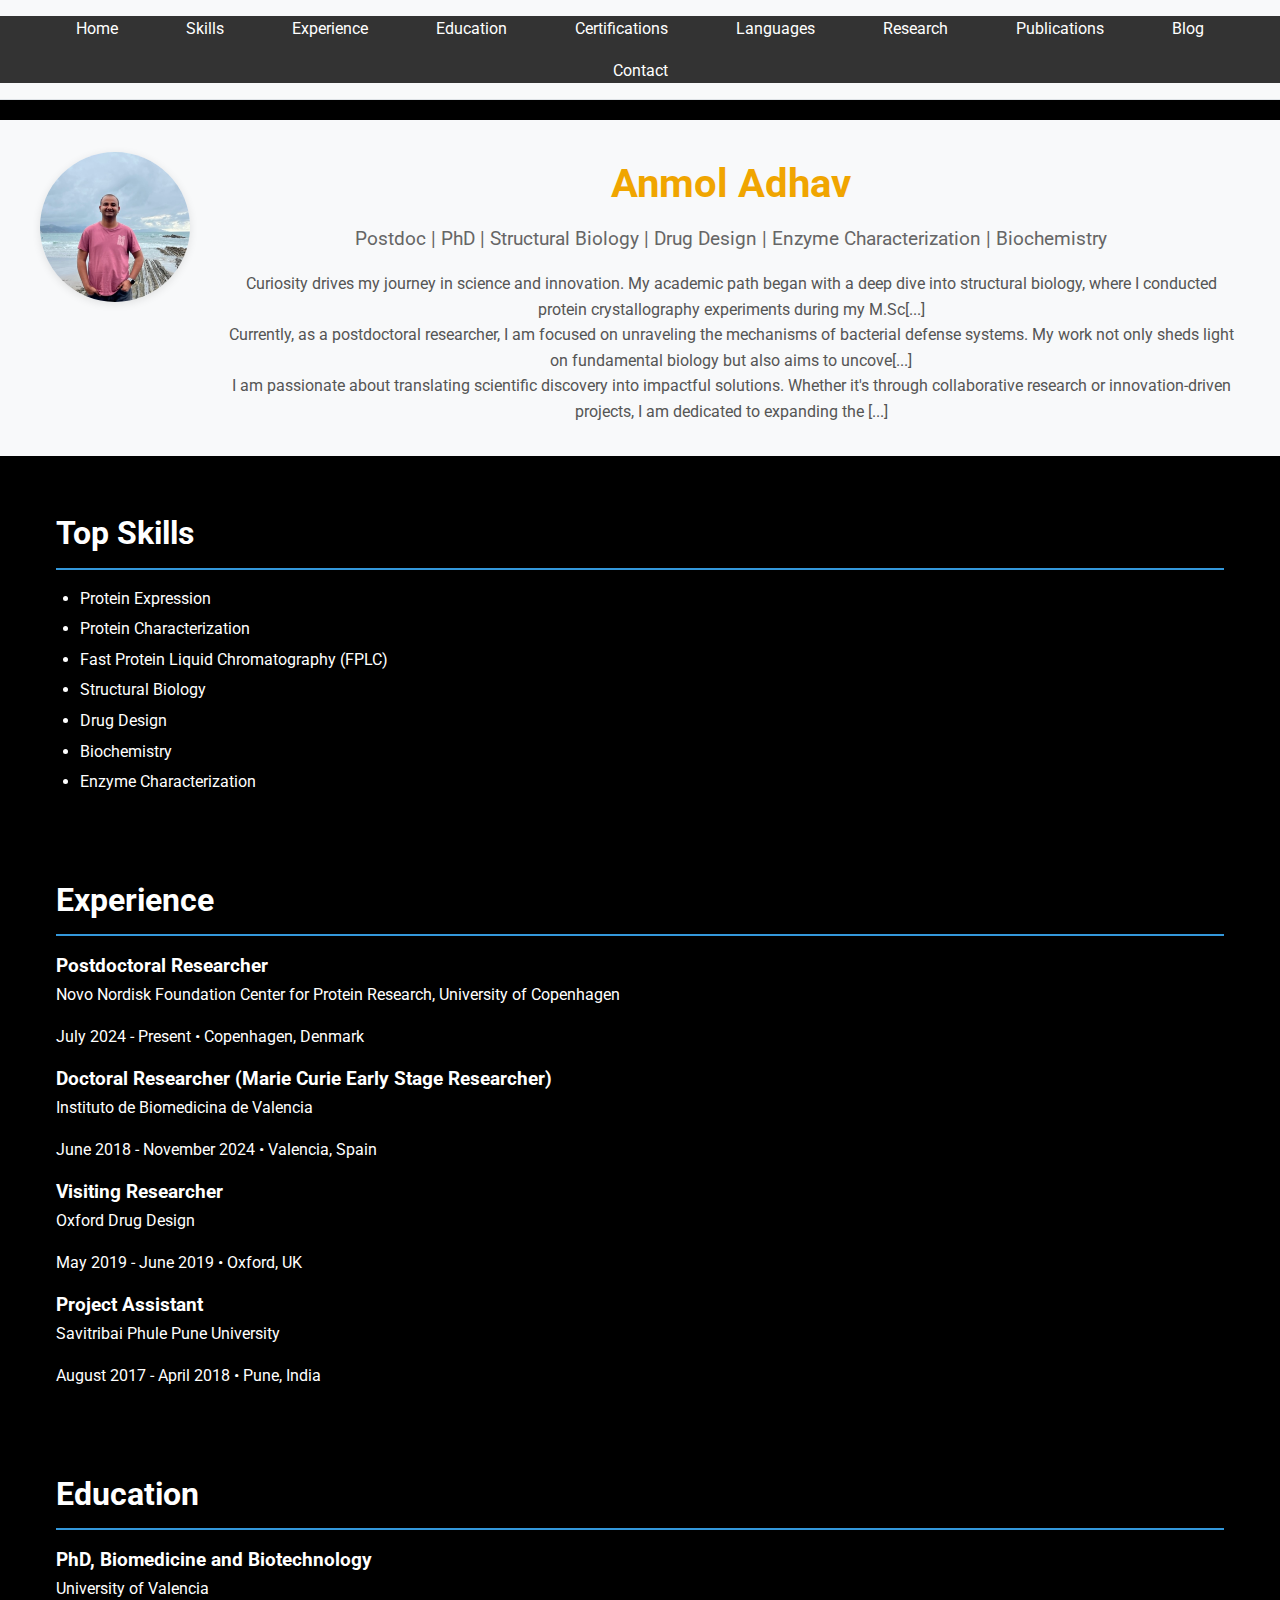
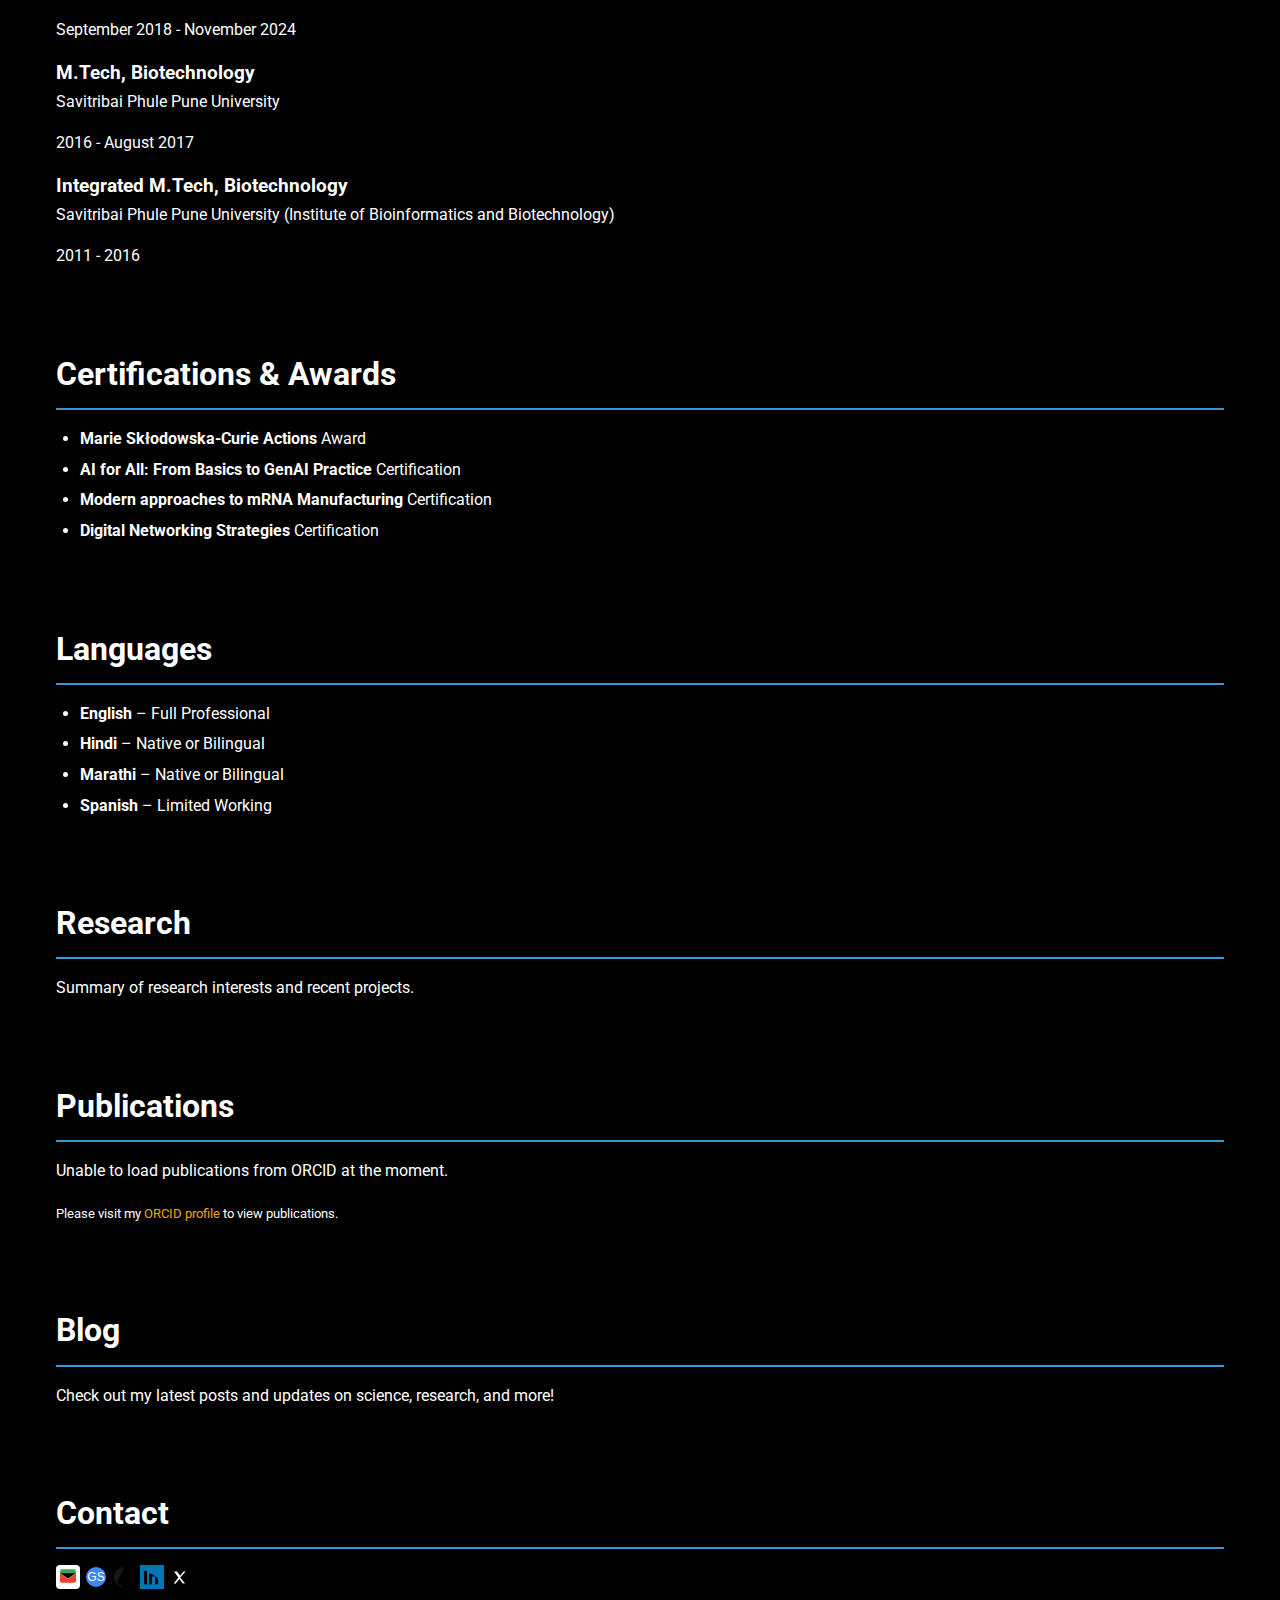
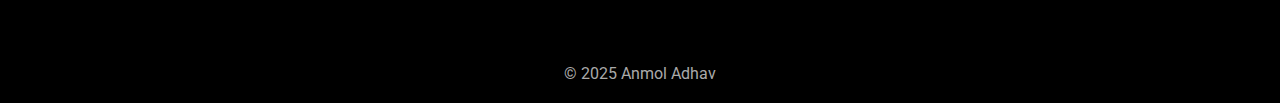
<file: index_black_background.html>
<!DOCTYPE html>
<html lang="en">
<head>
  <meta charset="UTF-8">
  <title>Anmol Adhav | Academic Portfolio</title>
  <link type="image/png" sizes="96x96" rel="icon" href="assets/icons8-scientist-man-skin-type-4-96.png">
  <meta name="viewport" content="width=device-width, initial-scale=1.0">
  <!-- Stylesheets and fonts -->
  <link href="https://fonts.googleapis.com/css?family=Roboto:400,700&display=swap" rel="stylesheet">
  <link rel="stylesheet" href="css/styles.css">
  <style>
    body {
      background-color: #000; /* Set background color to black */
      color: #fff; /* Set text color to white */
    }

    .navbar ul {
      background-color: #333; /* Set navbar background color */
      list-style: none;
      padding: 0;
      margin: 0;
      display: flex;
      justify-content: center;
    }

    .navbar ul li {
      margin: 0 10px;
    }

    .navbar ul li a {
      text-decoration: none;
      color: #fff; /* Set navbar links color to white */
    }

    .navbar ul li a:hover {
      color: #f0a500; /* Add hover effect */
    }

    .header {
      text-align: center;
      margin: 20px auto;
    }

    .header .header-text h1 {
      color: #f0a500;
    }

    .skills-list li,
    .experience-item h3,
    .experience-item p,
    .education-item h3,
    .education-item p,
    .certifications-list li,
    .languages-list li,
    section h2 {
      color: #fff; /* Default text color */
    }

    ul.skills-list li, 
    ul.certifications-list li,
    ul.languages-list li {
      margin: 0 0 5px;
    }

    .headline {
      color: #ccc; /* Light gray for headline */
    }

    footer {
      color: #fff; /* Light text */
    }

    a {
      color: #f0a500; /* Highlighted link text */
    }

  </style>
</head>
<body>
  <nav class="navbar">
    <ul>
      <li><a href="#home">Home</a></li>
      <li><a href="#skills">Skills</a></li>
      <li><a href="#experience">Experience</a></li>
      <li><a href="#education">Education</a></li>
      <li><a href="#certifications">Certifications</a></li>
      <li><a href="#languages">Languages</a></li>
      <li><a href="#research">Research</a></li>
      <li><a href="#publications">Publications</a></li>
      <li><a href="#blog">Blog</a></li>
      <li><a href="#contact">Contact</a></li>
    </ul>
  </nav>
  <header class="header" id="home">
    <div class="header-flex">
      <img src="assets/profile.jpeg" alt="Anmol Adhav" class="profile-img"/>
      <div class="header-text">
        <h1>Anmol Adhav</h1>
        <p class="headline">Postdoc | PhD | Structural Biology | Drug Design | Enzyme Characterization | Biochemistry</p>
        <div class="bio">
          <p>
            Curiosity drives my journey in science and innovation. My academic path began with a deep dive into structural biology, where I conducted protein crystallography experiments during my M.Sc[...]
          </p>
          <p>
            Currently, as a postdoctoral researcher, I am focused on unraveling the mechanisms of bacterial defense systems. My work not only sheds light on fundamental biology but also aims to uncove[...]
          </p>
          <p>
            I am passionate about translating scientific discovery into impactful solutions. Whether it's through collaborative research or innovation-driven projects, I am dedicated to expanding the [...]
          </p>
        </div>
      </div>
    </div>
  </header>

  <section id="skills">
    <h2>Top Skills</h2>
    <ul class="skills-list">
      <li>Protein Expression</li>
      <li>Protein Characterization</li>
      <li>Fast Protein Liquid Chromatography (FPLC)</li>
      <li>Structural Biology</li>
      <li>Drug Design</li>
      <li>Biochemistry</li>
      <li>Enzyme Characterization</li>
    </ul>
  </section>

  <section id="experience">
    <h2>Experience</h2>
    <div class="experience-list">
      <div class="experience-item">
        <h3>Postdoctoral Researcher</h3>
        <p class="org">Novo Nordisk Foundation Center for Protein Research, University of Copenhagen</p>
        <p class="meta">July 2024 - Present &bull; Copenhagen, Denmark</p>
      </div>
      <div class="experience-item">
        <h3>Doctoral Researcher (Marie Curie Early Stage Researcher)</h3>
        <p class="org">Instituto de Biomedicina de Valencia</p>
        <p class="meta">June 2018 - November 2024 &bull; Valencia, Spain</p>
      </div>
      <div class="experience-item">
        <h3>Visiting Researcher</h3>
        <p class="org">Oxford Drug Design</p>
        <p class="meta">May 2019 - June 2019 &bull; Oxford, UK</p>
      </div>
      <div class="experience-item">
        <h3>Project Assistant</h3>
        <p class="org">Savitribai Phule Pune University</p>
        <p class="meta">August 2017 - April 2018 &bull; Pune, India</p>
      </div>
    </div>
  </section>

  <section id="education">
    <h2>Education</h2>
    <div class="education-list">
      <div class="education-item">
        <h3>PhD, Biomedicine and Biotechnology</h3>
        <p class="org">University of Valencia</p>
        <p class="meta">September 2018 - November 2024</p>
      </div>
      <div class="education-item">
        <h3>M.Tech, Biotechnology</h3>
        <p class="org">Savitribai Phule Pune University</p>
        <p class="meta">2016 - August 2017</p>
      </div>
      <div class="education-item">
        <h3>Integrated M.Tech, Biotechnology</h3>
        <p class="org">Savitribai Phule Pune University (Institute of Bioinformatics and Biotechnology)</p>
        <p class="meta">2011 - 2016</p>
      </div>
    </div>
  </section>

  <section id="certifications">
    <h2>Certifications &amp; Awards</h2>
    <ul class="certifications-list">
      <li><strong>Marie Skłodowska-Curie Actions</strong> <span class="badge award">Award</span></li>
      <li><strong>AI for All: From Basics to GenAI Practice</strong> <span class="badge certification">Certification</span></li>
      <li><strong>Modern approaches to mRNA Manufacturing</strong> <span class="badge certification">Certification</span></li>
      <li><strong>Digital Networking Strategies</strong> <span class="badge certification">Certification</span></li>
    </ul>
  </section>

  <section id="languages">
    <h2>Languages</h2>
    <ul class="languages-list">
      <li><strong>English</strong> – Full Professional</li>
      <li><strong>Hindi</strong> – Native or Bilingual</li>
      <li><strong>Marathi</strong> – Native or Bilingual</li>
      <li><strong>Spanish</strong> – Limited Working</li>
    </ul>
  </section>

  <section id="research">
    <h2>Research</h2>
    <p>Summary of research interests and recent projects.</p>
  </section>
  <section id="publications">
    <h2>Publications</h2>
    <div id="publications-content">
      <p>Loading publications from ORCID...</p>
    </div>
  </section>
  <section id="blog">
    <h2>Blog</h2>
    <p>Check out my latest posts and updates on science, research, and more!</p>
    <!-- Blog posts can be dynamically loaded here -->
  </section>
  <section id="contact">
    <h2>Contact</h2>
    <div class="contact-icons">
      <a href="mailto:anmolsadhav11@gmail.com" target="_blank" title="Gmail">
        <!-- Gmail SVG -->
        <svg width="24" height="24" viewBox="0 0 24 24" aria-hidden="true">
          <rect width="24" height="24" rx="4" fill="#fff"/>
          <path d="M4 8.25V16c0 .966.784 1.75 1.75 1.75h12.5A1.75 1.75 0 0020 16V8.25l-8 5.5-8-5.5z" fill="#EA4335"/>
          <path d="M20 8.25V16c0 .966-.784 1.75-1.75 1.75H5.75A1.75 1.75 0 014 16V8.25l8 5.5 8-5.5z" fill="#EA4335" opacity="0.2"/>
          <path d="M4 8.25l8 5.5 8-5.5V6a1.75 1.75 0 00-1.75-1.75H5.75A1.75 1.75 0 004 6v2.25z" fill="#34A853"/>
          <path d="M4 8.25l8 5.5 8-5.5" stroke="#FBBC05" stroke-width="0.5"/>
        </svg>
      </a>
      <a href="https://scholar.google.com/citations?user=ubgH720AAAAJ&hl=en" target="_blank" title="Google Scholar">
        <!-- Google Scholar SVG -->
        <svg width="24" height="24" viewBox="0 0 24 24" aria-hidden="true">
          <circle cx="12" cy="12" r="10" fill="#4285F4"/>
          <text x="12" y="16" text-anchor="middle" font-size="12" fill="#fff" font-family="Arial">GS</text>
        </svg>
      </a>
      <a href="https://github.com/anmol-adhav" target="_blank" title="GitHub">
        <!-- GitHub SVG -->
        <svg width="24" height="24" viewBox="0 0 24 24" aria-hidden="true">
          <path fill="#181717" d="M12 2C6.48 2 2 6.58 2 12.26c0 4.52 2.87 8.36 6.84 9.72.5.09.68-.22.68-.48 0-.24-.01-.86-.01-1.69-2.78.62-3.37-1.35-3.37-1.35-.45-1.18-1.11-1.5-1.11-1.5-.91-.63.07-.62[...]"/>
        </svg>
      </a>
      <a href="https://www.linkedin.com/in/anmol-adhav-phd-25335582/" target="_blank" title="LinkedIn">
        <!-- LinkedIn SVG -->
        <svg width="24" height="24" viewBox="0 0 24 24" aria-hidden="true">
          <rect width="24" height="24" fill="#0077B5"/>
          <path d="M7.06 8.82H4.1V19.22h2.96V8.82zm-1.48-3.1a1.72 1.72 0 100 3.43 1.72 1.72 0 000-3.43zm6.14 3.1h-2.69V19.22h2.7v-5.47c0-1.3.25-2.57 1.86-2.57 1.59 0 1.62 1.45 1.62 2.65v5.39h2.7v-5.79[...]"/>
        </svg>
      </a>
      <a href="https://twitter.com/anmoladhav" target="_blank" title="X">
        <!-- X (Twitter) SVG -->
        <svg width="24" height="24" viewBox="0 0 24 24" aria-hidden="true">
          <rect width="24" height="24" fill="#000"/>
          <path d="M17.53 6.47h-2.11l-3.21 4.31-3.21-4.31H6l4.41 5.91-4.73 6.18h2.14l3.51-4.57 3.51 4.57h2.14l-4.73-6.18z" fill="#fff"/>
        </svg>
      </a>
    </div>
  </section>
  <footer style="text-align:center; margin:2em 0 1em 0; color:#aaa;">
    &copy; 2025 Anmol Adhav
  </footer>
  <script src="js_main.js"></script>
</body>
</html>
</file>
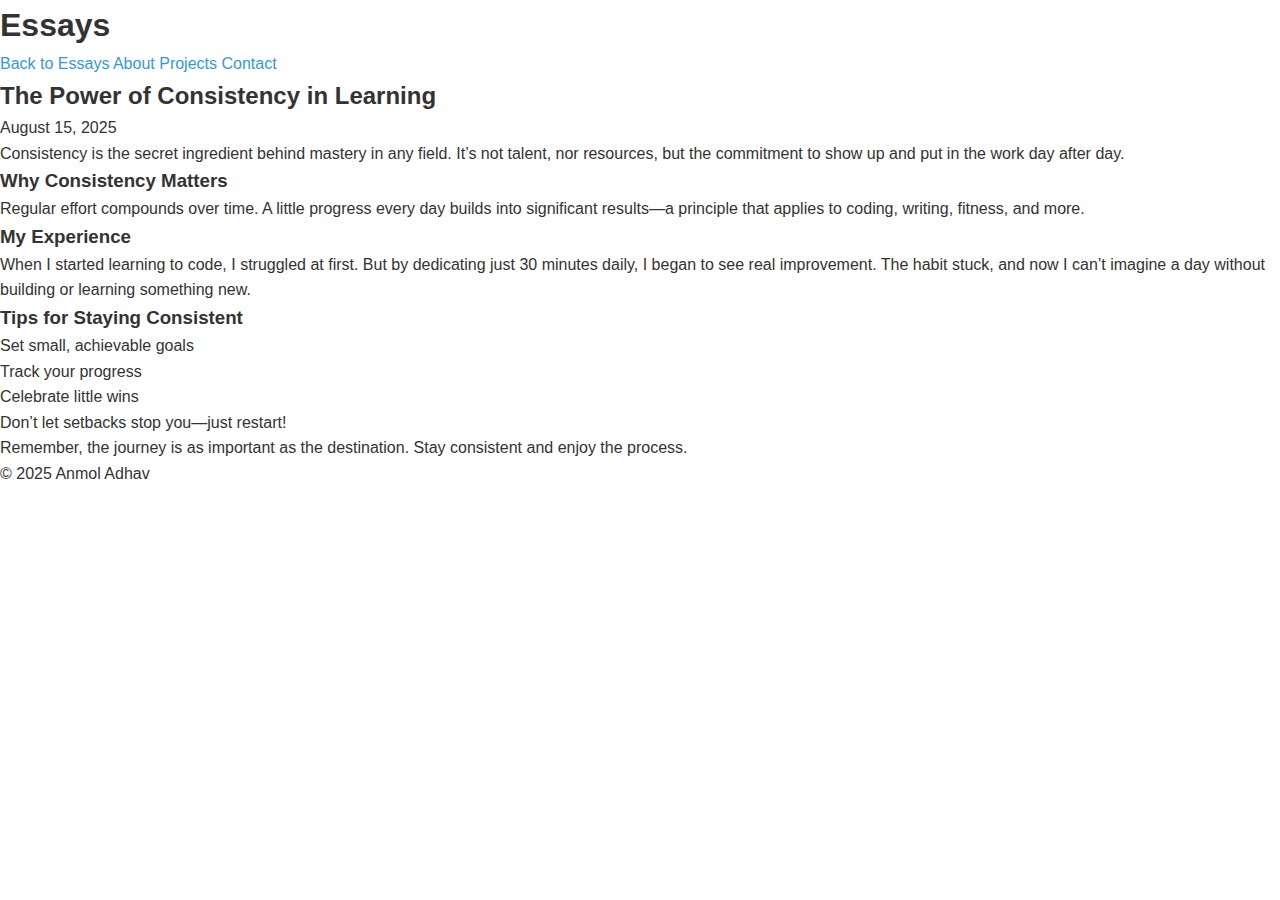
<file: the-power-of-consistency_Version3.html>
<!DOCTYPE html>
<html lang="en">
<head>
  <meta charset="UTF-8" />
  <meta name="viewport" content="width=device-width, initial-scale=1.0"/>
  <title>The Power of Consistency in Learning – Anmol Adhav</title>
  <link rel="stylesheet" href="css/styles.css"/>
  <link rel="icon" href="assets/favicon.ico" />
</head>
<body>
  <header class="hero">
    <div class="container">
      <h1>Essays</h1>
      <nav>
        <a href="index.html#essays">Back to Essays</a>
        <a href="index.html#about">About</a>
        <a href="index.html#projects">Projects</a>
        <a href="index.html#contact">Contact</a>
      </nav>
    </div>
  </header>
  <main class="container blog-post-content">
    <article>
      <h2>The Power of Consistency in Learning</h2>
      <p class="post-date">August 15, 2025</p>
      <p>
        Consistency is the secret ingredient behind mastery in any field. It’s not talent, nor resources, but the commitment to show up and put in the work day after day.
      </p>
      <h3>Why Consistency Matters</h3>
      <p>
        Regular effort compounds over time. A little progress every day builds into significant results—a principle that applies to coding, writing, fitness, and more.
      </p>
      <h3>My Experience</h3>
      <p>
        When I started learning to code, I struggled at first. But by dedicating just 30 minutes daily, I began to see real improvement. The habit stuck, and now I can’t imagine a day without building or learning something new.
      </p>
      <h3>Tips for Staying Consistent</h3>
      <ul>
        <li>Set small, achievable goals</li>
        <li>Track your progress</li>
        <li>Celebrate little wins</li>
        <li>Don’t let setbacks stop you—just restart!</li>
      </ul>
      <p>
        Remember, the journey is as important as the destination. Stay consistent and enjoy the process.
      </p>
    </article>
  </main>
  <footer>
    <div class="container">
      &copy; 2025 Anmol Adhav
    </div>
  </footer>
</body>
</html>
</file>
<file: css/styles.css>
/* Base styles */
* {
  margin: 0;
  padding: 0;
  box-sizing: border-box;
}

body {
  font-family: 'Roboto', sans-serif;
  line-height: 1.6;
  color: #333;
  background-color: #fff;
}

/* Navigation styles */
.navbar {
  background-color: #f8f9fa;
  padding: 1rem 0;
  border-bottom: 1px solid #dee2e6;
}

.navbar ul {
  list-style: none;
  display: flex;
  justify-content: center;
  flex-wrap: wrap;
  gap: 1rem;
}

.navbar a {
  text-decoration: none;
  color: #333;
  padding: 0.5rem 1rem;
  border-radius: 4px;
  transition: background-color 0.3s;
}

.navbar a:hover {
  background-color: #e9ecef;
}

/* Header layout styles */
.header {
  padding: 2rem 1rem;
  background-color: #f8f9fa;
}

.header-flex {
  display: flex;
  align-items: flex-start;
  gap: 2rem;
  max-width: 1200px;
  margin: 0 auto;
}

.profile-img {
  width: 150px;
  height: 150px;
  object-fit: cover;
  border-radius: 50%; /* Makes it circular */
  box-shadow: 0 2px 8px rgba(0,0,0,0.1); /* Optional: adds subtle shadow */
  flex-shrink: 0;
}

.header-text {
  flex: 1;
}

.header-text h1 {
  font-size: 2.5rem;
  color: #2c3e50;
  margin-bottom: 0.5rem;
}

.header-text > p {
  font-size: 1.2rem;
  color: #666;
  margin-bottom: 1rem;
}

.bio p {
  font-size: 1rem;
  line-height: 1.6;
  color: #555;
}

/* Section styles */
section {
  padding: 2rem 1rem;
  max-width: 1200px;
  margin: 0 auto;
}

section h2 {
  font-size: 2rem;
  color: #2c3e50;
  margin-bottom: 1rem;
  border-bottom: 2px solid #3498db;
  padding-bottom: 0.5rem;
}

section p {
  margin-bottom: 1rem;
}

section ul {
  margin-left: 1.5rem;
  margin-bottom: 1rem;
}

section li {
  margin-bottom: 0.5rem;
}

/* Link styles */
a {
  color: #3498db;
  text-decoration: none;
}

a:hover {
  text-decoration: underline;
}

/* Mobile responsive styles */
@media (max-width: 600px) {
  .navbar ul {
    flex-direction: column;
    align-items: center;
    gap: 0.5rem;
  }
  
  .header {
    padding: 1rem;
  }
  
  .header-flex {
    flex-direction: column;
    align-items: center;
    text-align: center;
    gap: 1.5rem;
  }
  
  .profile-img {
    width: 120px;
    height: 120px;
  }
  
  .header-text h1 {
    font-size: 2rem;
  }
  
  .header-text > p {
    font-size: 1.1rem;
  }
  
  section {
    padding: 1.5rem 1rem;
  }
  
  section h2 {
    font-size: 1.5rem;
  }
}
</file>
